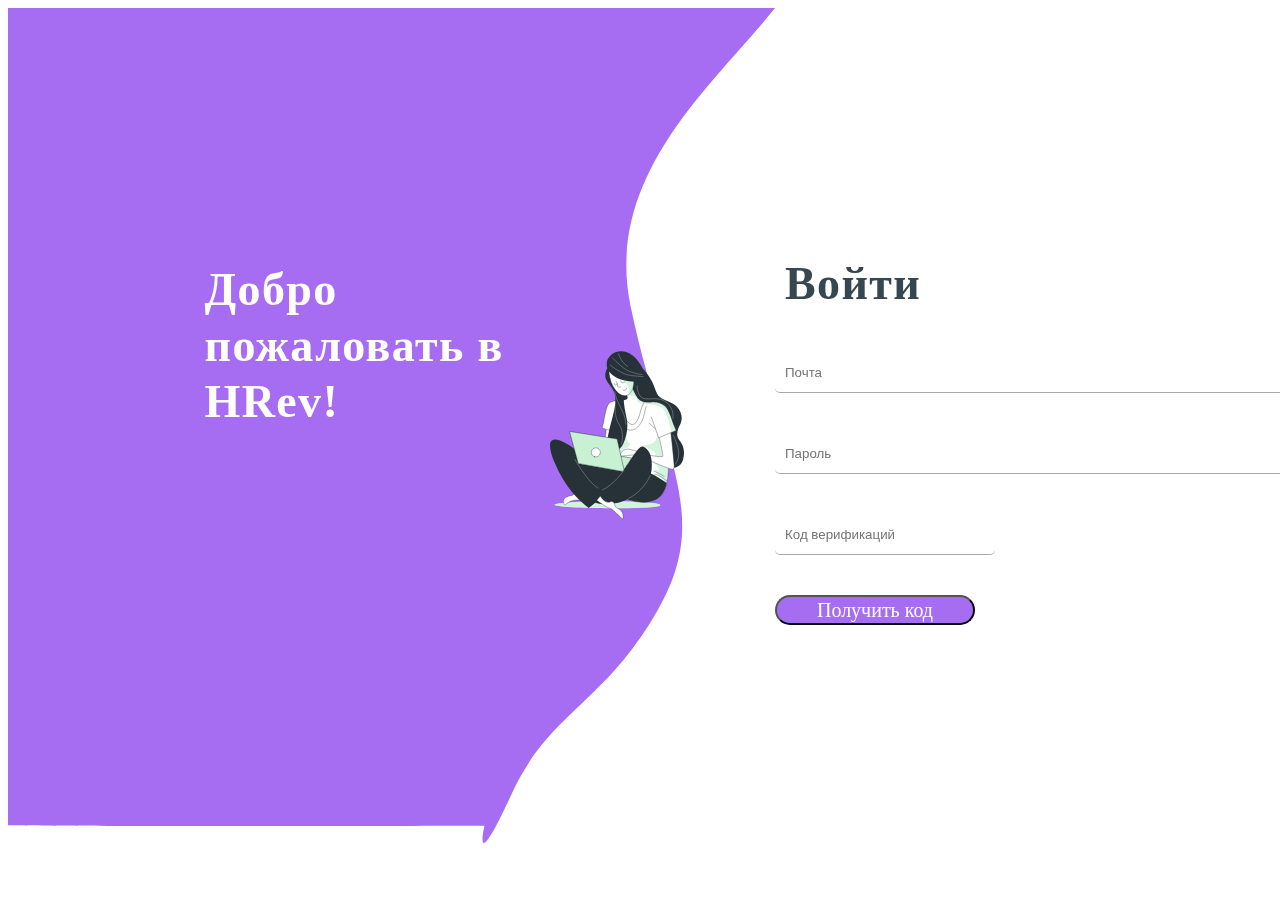
<file: login.html>
<!DOCTYPE html>
<html lang="en">
  <head>
    <meta charset="UTF-8" />
    <meta http-equiv="X-UA-Compatible" content="IE=edge" />
    <meta name="viewport" content="width=device-width, initial-scale=1.0" />
    <title>Document</title>
    <link
      href="https://cdn.jsdelivr.net/npm/bootstrap@5.3.0-alpha1/dist/css/bootstrap.min.css"
      rel="stylesheet"
      integrity="sha384-GLhlTQ8iRABdZLl6O3oVMWSktQOp6b7In1Zl3/Jr59b6EGGoI1aFkw7cmDA6j6gD"
      crossorigin="anonymous"
    />
    <link rel="stylesheet" href="css/style.css" />
    <!-- link to style.css -->
  </head>
  <body>
    <div style="display: flex; align-items: center; justify-content: center">
      <div style="display: flex; justify-content: center; align-items: center">
        <h1 class="welcome">Добро пожаловать в HRev!</h1>
        <svg
          class="woman"
          width="134"
          height="169"
          viewBox="0 0 175 220"
          fill="none"
          xmlns="http://www.w3.org/2000/svg"
        >
          <path
            d="M81.6672 205C123.457 205 144 203.485 144 201C144 198.515 123.457 196 81.6672 196C39.8774 196 6 198.015 6 200.5C6 202.985 39.8774 205 81.6672 205Z"
            fill="#92E3A9"
          />
          <path
            opacity="0.6"
            d="M81.6672 205C123.457 205 144 203.485 144 201C144 198.515 123.457 196 81.6672 196C39.8774 196 6 198.015 6 200.5C6 202.985 39.8774 205 81.6672 205Z"
            fill="white"
          />
          <path
            d="M73.6917 97.0883C73.6917 97.0883 73.3764 109.741 71.2437 116.524C69.6934 121.166 67.8347 125.698 65.6801 130.09C65.6801 130.09 73.6546 134.413 77.3451 134.73C81.0356 135.046 85.9316 118.369 85.9316 106.964C85.9316 95.5602 81.6661 92.1502 73.6917 97.0883Z"
            fill="white"
            stroke="#263238"
            stroke-width="0.48509"
            stroke-linecap="round"
            stroke-linejoin="round"
          />
          <path
            d="M95.9278 63.9378C95.9278 63.9378 82.9461 63.4533 77.9945 67.1615C73.043 70.8697 71.2441 87.212 69.7048 93.6967L68.1656 100.181C71.7772 101.613 75.4984 102.747 79.2927 103.573C80.739 103.681 82.1764 103.886 83.5952 104.188C83.5952 104.188 87.5083 81.7521 92.1075 75.1929C94.4332 71.8181 96.9991 68.617 99.7852 65.6148C99.7852 65.6148 101.862 63.1178 95.9278 63.9378Z"
            fill="white"
            stroke="#263238"
            stroke-width="0.48509"
            stroke-linecap="round"
            stroke-linejoin="round"
          />
          <path
            d="M106.535 44.0178C107.608 48.1466 109.263 52.0998 111.45 55.7574C115.159 61.9254 116.679 66.2299 128.029 66.5467C139.379 66.8635 145.221 76.162 150.079 103.871C154.938 131.58 157.757 162.178 149.467 181.613C141.178 201.049 116.698 199.148 100.712 193.334C84.726 187.52 81.054 169.278 80.7573 149.544C80.4606 129.81 80.442 98.6349 83.5205 82.8889C86.599 67.1429 95.4822 63.7702 99.488 62.5403C103.494 61.3104 98.2454 53.894 98.2454 53.894L106.535 44.0178Z"
            fill="white"
          />
          <mask
            id="mask0_0_4"
            style="mask-type: luminance"
            maskUnits="userSpaceOnUse"
            x="80"
            y="44"
            width="75"
            height="154"
          >
            <path
              d="M106.535 44.0178C107.608 48.1466 109.263 52.0998 111.45 55.7574C115.159 61.9254 116.679 66.2299 128.029 66.5467C139.379 66.8635 145.221 76.162 150.079 103.871C154.938 131.58 157.757 162.178 149.467 181.613C141.178 201.049 116.698 199.148 100.712 193.334C84.726 187.52 81.054 169.278 80.7573 149.544C80.4606 129.81 80.442 98.6349 83.5205 82.8889C86.599 67.1429 95.4822 63.7702 99.488 62.5403C103.494 61.3104 98.2454 53.894 98.2454 53.894L106.535 44.0178Z"
              fill="white"
            />
          </mask>
          <g mask="url(#mask0_0_4)">
            <g style="mix-blend-mode: multiply" opacity="0.4">
              <path
                d="M138.953 104.561C138.953 104.561 141.661 112.014 136.857 117.81C132.054 123.605 120.167 120.828 122.466 123.53C124.766 126.232 135.058 129.568 136.857 132.27C137.385 132.951 137.695 133.776 137.748 134.637C137.801 135.498 137.594 136.355 137.154 137.096C137.154 137.096 146.612 138.792 147.28 137.189C147.947 135.587 141.716 113.132 141.716 113.132L138.953 104.561Z"
                fill="#92E3A9"
              />
            </g>
            <g style="mix-blend-mode: multiply" opacity="0.4">
              <path
                d="M136.06 145.537C136.06 145.537 142.644 152.767 142.347 154.854C142.05 156.941 136.06 152.152 137.247 155.153C138.434 158.153 143.552 162.998 145.055 165.401C146.557 167.805 152.473 172.073 152.473 172.073L154.587 155.768L154.995 152.916L136.06 145.537Z"
                fill="#92E3A9"
              />
            </g>
          </g>
          <path
            d="M106.535 44.0178C107.608 48.1466 109.263 52.0998 111.45 55.7574C115.159 61.9254 116.679 66.2299 128.029 66.5467C139.379 66.8635 145.221 76.162 150.079 103.871C154.938 131.58 157.757 162.178 149.467 181.613C141.178 201.049 116.698 199.148 100.712 193.334C84.726 187.52 81.054 169.278 80.7573 149.544C80.4606 129.81 80.442 98.6349 83.5205 82.8889C86.599 67.1429 95.4822 63.7702 99.488 62.5403C103.494 61.3104 98.2454 53.894 98.2454 53.894L106.535 44.0178Z"
            stroke="#263238"
            stroke-width="0.48509"
            stroke-linecap="round"
            stroke-linejoin="round"
          />
          <path
            d="M95.9271 63.9379C97.0746 63.3765 98.2654 62.9092 99.4878 62.5403C103.475 61.3104 98.2452 53.894 98.2452 53.894L106.535 44.0178C107.607 48.1466 109.262 52.0998 111.449 55.7574C114.584 60.9936 116.178 64.8882 123.559 66.1367C121.218 69.5261 119.509 73.3144 118.515 77.3173C116.661 85.3487 112.692 98.2995 105.311 95.2249C98.3009 92.2993 92.9784 75.398 95.9271 63.9379Z"
            fill="white"
          />
          <mask
            id="mask1_0_4"
            style="mask-type: luminance"
            maskUnits="userSpaceOnUse"
            x="95"
            y="44"
            width="29"
            height="52"
          >
            <path
              d="M95.9271 63.9379C97.0746 63.3765 98.2654 62.9092 99.4878 62.5403C103.475 61.3104 98.2452 53.894 98.2452 53.894L106.535 44.0178C107.607 48.1466 109.262 52.0998 111.449 55.7574C114.584 60.9936 116.178 64.8882 123.559 66.1367C121.218 69.5261 119.509 73.3144 118.515 77.3173C116.661 85.3487 112.692 98.2995 105.311 95.2249C98.3009 92.2993 92.9784 75.398 95.9271 63.9379Z"
              fill="white"
            />
          </mask>
          <g mask="url(#mask1_0_4)">
            <g style="mix-blend-mode: multiply" opacity="0.4">
              <path
                d="M115.066 65.9877C117.011 67.3754 119.182 68.4097 121.483 69.0436L123.337 65.8572C123.337 65.8572 115.678 66.8076 108.019 49.0863C106.353 52.3679 103.999 55.2478 101.12 57.5277L110.263 58.7016"
                fill="#92E3A9"
              />
            </g>
          </g>
          <path
            d="M95.9271 63.9379C97.0746 63.3765 98.2654 62.9092 99.4878 62.5403C103.475 61.3104 98.2452 53.894 98.2452 53.894L106.535 44.0178C107.607 48.1466 109.262 52.0998 111.449 55.7574C114.584 60.9936 116.178 64.8882 123.559 66.1367C121.218 69.5261 119.509 73.3144 118.515 77.3173C116.661 85.3487 112.692 98.2995 105.311 95.2249C98.3009 92.2993 92.9784 75.398 95.9271 63.9379Z"
            stroke="#263238"
            stroke-width="0.48509"
            stroke-linecap="round"
            stroke-linejoin="round"
          />
          <path
            d="M138.192 101.691L129.364 93.8086"
            stroke="#263238"
            stroke-width="0.48509"
            stroke-linecap="round"
            stroke-linejoin="round"
          />
          <path
            d="M128.029 66.5466C128.029 66.5466 125.433 70.1244 123.467 80.4851C121.501 90.8458 115.622 100.219 109.725 102.175C103.828 104.132 100.898 102.175 100.898 102.175"
            stroke="#263238"
            stroke-width="0.48509"
            stroke-linecap="round"
            stroke-linejoin="round"
          />
          <path
            d="M157.201 100.797C157.201 100.797 161.8 141.792 162.116 148.91C162.431 156.029 159.668 154.165 155.05 152.935C150.432 151.705 124.042 139.891 117.959 137.804C111.877 135.717 110.894 135.028 105.979 135.643C101.677 136.29 97.3438 136.707 92.9976 136.891C89.919 136.891 93.3128 129.791 97.912 128.562C102.511 127.332 102.215 127.63 107.426 128.86C112.637 130.09 120.945 133.798 129.847 135.643C138.749 137.487 146.426 138.121 147.335 137.189C148.244 136.258 141.772 109.424 141.772 109.424L157.201 100.797Z"
            fill="white"
            stroke="#263238"
            stroke-width="0.48509"
            stroke-linecap="round"
            stroke-linejoin="round"
          />
          <path
            d="M123.56 66.1367C126.983 66.5474 130.441 66.5787 133.871 66.2299C137.009 66.0056 140.158 66.4416 143.118 67.5101C146.079 68.5785 148.784 70.256 151.062 72.4351C155.977 77.3546 160.335 93.3987 162.19 97.4237C164.044 101.449 164.638 103.275 164.638 103.275L141.92 113.151L132.406 86.0009"
            fill="white"
          />
          <mask
            id="mask2_0_4"
            style="mask-type: luminance"
            maskUnits="userSpaceOnUse"
            x="123"
            y="66"
            width="42"
            height="48"
          >
            <path
              d="M123.56 66.1367C126.983 66.5474 130.441 66.5787 133.871 66.2299C137.009 66.0056 140.158 66.4416 143.118 67.5101C146.079 68.5785 148.784 70.256 151.062 72.4351C155.977 77.3546 160.335 93.3987 162.19 97.4237C164.044 101.449 164.638 103.275 164.638 103.275L141.92 113.151L132.406 86.0009"
              fill="white"
            />
          </mask>
          <g mask="url(#mask2_0_4)">
            <g style="mix-blend-mode: multiply" opacity="0.4">
              <path
                d="M123.801 65.9318C128.266 66.4147 132.756 66.6324 137.247 66.5839C139.959 66.6237 142.63 67.2658 145.066 68.4642C147.503 69.6626 149.646 71.3877 151.341 73.5159C155.551 78.3422 164.174 103.089 164.174 103.089L158.889 105.362C158.889 105.362 153.14 78.3422 146.556 74.1309C140.768 70.664 134.093 68.9855 127.362 69.3046C125.508 69.3046 123.43 69.1741 122.114 69.0437L123.801 65.9318Z"
                fill="#92E3A9"
              />
            </g>
          </g>
          <path
            d="M123.56 66.1367C126.983 66.5474 130.441 66.5787 133.871 66.2299C137.009 66.0056 140.158 66.4416 143.118 67.5101C146.079 68.5785 148.784 70.256 151.062 72.4351C155.977 77.3546 160.335 93.3987 162.19 97.4237C164.044 101.449 164.638 103.275 164.638 103.275L141.92 113.151L132.406 86.0009"
            stroke="#263238"
            stroke-width="0.48509"
            stroke-linecap="round"
            stroke-linejoin="round"
          />
          <path
            d="M152.434 169.334C152.434 169.334 143.162 160.948 136.727 160.464"
            stroke="#263238"
            stroke-width="0.48509"
            stroke-linecap="round"
            stroke-linejoin="round"
          />
          <path
            d="M135.744 156.438C140.303 158.457 144.732 160.76 149.004 163.333"
            stroke="#263238"
            stroke-width="0.48509"
            stroke-linecap="round"
            stroke-linejoin="round"
          />
          <path
            d="M78.2496 35.4255C74.6266 20.9644 78.3886 7.54683 86.6523 5.45654C94.9161 3.36624 104.552 13.3948 108.175 27.8559C111.798 42.317 108.036 55.7345 99.7725 57.8248C91.5088 59.9151 81.8726 49.8866 78.2496 35.4255Z"
            fill="white"
          />
          <mask
            id="mask3_0_4"
            style="mask-type: luminance"
            maskUnits="userSpaceOnUse"
            x="76"
            y="5"
            width="34"
            height="54"
          >
            <path
              d="M78.2497 35.4253C74.6266 20.9642 78.3887 7.54668 86.6524 5.45639C94.9161 3.36609 104.552 13.3946 108.175 27.8557C111.798 42.3168 108.036 55.7344 99.7726 57.8247C91.5088 59.915 81.8727 49.8865 78.2497 35.4253Z"
              fill="white"
            />
          </mask>
          <g mask="url(#mask3_0_4)">
            <g style="mix-blend-mode: multiply" opacity="0.4">
              <path
                d="M101.342 57.2667C102.381 55.1797 103.753 50.1671 102.77 46.9992C101.268 42.1916 93.1823 36.7876 93.1823 36.7876C93.1823 36.7876 96.8914 37.6821 100.6 38.2598C104.309 38.8374 109.447 39.676 109.447 39.676L108.167 48.695C106.442 52.7572 104.347 56.0741 101.342 57.2667Z"
                fill="#92E3A9"
              />
            </g>
          </g>
          <path
            d="M78.2496 35.4255C74.6266 20.9644 78.3886 7.54683 86.6523 5.45654C94.9161 3.36624 104.552 13.3948 108.175 27.8559C111.798 42.317 108.036 55.7345 99.7725 57.8248C91.5088 59.9151 81.8726 49.8866 78.2496 35.4255Z"
            stroke="#263238"
            stroke-width="0.48509"
            stroke-linecap="round"
            stroke-linejoin="round"
          />
          <g style="mix-blend-mode: multiply" opacity="0.4">
            <path
              d="M108.056 49.4963C109.466 52.2915 113.842 61.0123 118.367 63.882C119.644 64.709 121.039 65.3372 122.503 65.7454"
              fill="#92E3A9"
            />
          </g>
          <g style="mix-blend-mode: multiply" opacity="0.4">
            <path
              d="M100.674 95.2249C100.674 95.2249 99.4688 112.387 100.674 116.617C101.88 120.847 106.664 120.53 104.272 122.934C101.666 125.114 98.852 127.031 95.871 128.655L91.6798 132.885L90.7339 126.475C90.7339 126.475 93.7383 127.388 96.7426 116.841C98.66 109.76 99.9753 102.529 100.674 95.2249Z"
              fill="#92E3A9"
            />
          </g>
          <path
            d="M86.3948 39.1543C87.3694 40.5733 88.0041 42.1996 88.2494 43.906C88.2494 44.465 88.2494 44.9682 88.2494 45.3781C88.2328 45.5741 88.2586 45.7712 88.3252 45.9561C88.3918 46.141 88.4974 46.3093 88.6349 46.4492C88.7724 46.5891 88.9384 46.6974 89.1216 46.7667C89.3048 46.8359 89.5007 46.8644 89.6959 46.8502L91.9028 46.6825"
            stroke="#263238"
            stroke-width="0.48509"
            stroke-linecap="round"
            stroke-linejoin="round"
          />
          <path
            d="M95.8345 51.1547C96.8597 51.2693 97.8897 50.9859 98.7137 50.3623C99.5377 49.7387 100.093 48.8223 100.267 47.8005"
            stroke="#263238"
            stroke-width="0.48509"
            stroke-linecap="round"
            stroke-linejoin="round"
          />
          <path
            d="M92.4961 38.5953L93.6088 40.8315C94.2591 41.1432 94.9937 41.23 95.6981 41.0783C96.4026 40.9266 97.0373 40.545 97.5033 39.9929"
            stroke="#263238"
            stroke-width="0.48509"
            stroke-linecap="round"
            stroke-linejoin="round"
          />
          <path
            d="M83.6318 41.9496L85.2823 44.1857C85.2823 44.1857 87.5077 44.1857 87.5077 42.5086"
            stroke="#263238"
            stroke-width="0.48509"
            stroke-linecap="round"
            stroke-linejoin="round"
          />
          <path
            d="M74.8414 22.1227C71.1324 11.1471 80.1639 -0.238447 93.6463 0.00379881C107.129 0.246045 116.568 13.495 121.038 22.5699C125.217 26.7785 128.81 31.5362 131.72 36.7133C137.283 46.2727 137.283 51.8257 141.549 57.9937C145.814 64.1617 158.425 64.4784 165.806 72.5098C173.187 80.5412 173.224 89.7838 169.793 95.9517C166.362 102.12 164.23 110.132 168.569 115.685C172.909 121.238 177.156 128.729 173.78 141.308C173.146 144.116 171.672 146.663 169.558 148.608C167.444 150.553 164.789 151.802 161.948 152.19C162.134 151.139 162.19 150.069 162.115 149.004C161.874 143.413 159.055 117.679 157.813 106.294L164.563 103.35C164.563 103.35 163.951 101.486 162.115 97.4984C160.279 93.5107 155.977 77.4293 150.988 72.5098C148.708 70.334 146.002 68.66 143.042 67.5948C140.082 66.5295 136.933 66.0964 133.797 66.3232C130.367 66.672 126.909 66.6408 123.486 66.2301C121.418 65.9772 119.443 65.2224 117.73 64.031C116.018 62.8395 114.62 61.2471 113.657 59.3913L113.174 58.59V58.4968C112.655 57.6396 112.136 56.7266 111.561 55.7762C110.23 53.5218 109.088 51.1594 108.149 48.7138C109.085 45.7978 109.585 42.7584 109.632 39.6948C103.587 39.4898 86.8588 37.9991 78.4021 28.0111C77.9014 27.3962 77.4378 26.7813 77.0298 26.1477C77.1506 29.2917 77.5981 32.4144 78.365 35.4649C79.9255 42.4716 83.4449 48.8847 88.5093 53.95L89.3995 54.714L89.9558 55.1613C90.234 55.3663 90.4936 55.5713 90.7718 55.739C90.9671 55.8826 91.1715 56.0133 91.3838 56.1303C91.6351 56.2992 91.8951 56.4547 92.1627 56.5961L92.8118 56.9315L93.5907 57.2669L94.2398 57.5092L95.0187 57.7514L95.6678 57.9191C97.0533 58.2363 98.492 58.2363 99.8775 57.9191L100.415 57.7328C101.005 58.8457 101.195 60.1292 100.953 61.3665C100.858 61.6783 100.682 61.9594 100.445 62.1818C100.207 62.4042 99.9156 62.56 99.5993 62.6336C98.409 62.993 97.2493 63.448 96.1314 63.9939C96.8378 71.5267 98.0772 78.9993 99.8404 86.3551C102.919 99.3059 99.5437 111.642 95.8532 120.586C92.1627 129.531 80.813 135.084 76.8258 129.903C72.8386 124.723 74.0625 119.114 76.5105 106.76C78.9585 94.4051 85.4122 76.5348 85.4122 62.9504C85.4122 49.366 77.4378 45.0615 73.432 37.0488C70.5575 31.2535 73.1167 25.1414 74.8414 22.1227Z"
            fill="#263238"
          />
          <path
            d="M78.5874 17.967C78.5874 17.967 92.756 30.4334 106.405 31.7751C120.055 33.1167 121.464 33.0981 121.464 33.0981"
            stroke="white"
            stroke-width="0.345985"
            stroke-linecap="round"
            stroke-linejoin="round"
          />
          <path
            d="M81.6846 8.61279C81.6846 8.61279 94.5364 23.3152 105.163 26.8744C115.789 30.4335 120.222 30.4335 120.222 30.4335"
            stroke="white"
            stroke-width="0.345985"
            stroke-linecap="round"
            stroke-linejoin="round"
          />
          <path
            d="M89.2138 3.28333C89.2138 3.28333 92.7559 14.4639 101.175 19.756"
            stroke="white"
            stroke-width="0.345985"
            stroke-linecap="round"
            stroke-linejoin="round"
          />
          <path
            d="M113.582 45.1172C113.582 45.1172 114.027 59.3724 122.002 61.5899C129.976 63.8074 138.822 59.3724 149.022 64.7018C153.003 66.8538 156.237 70.1728 158.295 74.2173C160.352 78.2618 161.135 82.84 160.539 87.3425"
            stroke="white"
            stroke-width="0.345985"
            stroke-linecap="round"
            stroke-linejoin="round"
          />
          <path
            d="M163.636 147.494C165.749 144.413 167.162 140.903 167.774 137.213C168.386 133.522 168.183 129.742 167.179 126.139C163.636 114.12 160.984 109.666 160.984 109.666"
            stroke="white"
            stroke-width="0.345985"
            stroke-linecap="round"
            stroke-linejoin="round"
          />
          <path
            d="M85.1709 68.261C85.1709 68.261 82.964 85.1809 90.4934 95.8584C98.0227 106.536 93.1453 121.238 93.1453 121.238"
            stroke="white"
            stroke-width="0.345985"
            stroke-linecap="round"
            stroke-linejoin="round"
          />
          <path
            d="M84.7811 52.6827C84.7811 52.6827 84.336 57.5836 90.5486 70.0499C96.7613 82.5162 98.5231 86.5226 98.9682 95.4298"
            stroke="white"
            stroke-width="0.345985"
            stroke-linecap="round"
            stroke-linejoin="round"
          />
          <path
            d="M42.258 194.415C42.258 194.415 32.2992 193.446 26.5316 196.018C20.764 198.589 19.4659 202.782 18.1863 198.925C16.9066 195.067 16.9066 192.794 21.7098 190.222C26.5131 187.651 28.4603 189.253 30.3705 187.315C31.3082 186.304 32.3893 185.438 33.5788 184.744C33.5788 184.744 38.7158 184.092 39.0496 186.999C39.3835 189.906 44.1681 190.856 44.1681 190.856L42.258 194.415Z"
            fill="white"
            stroke="#263238"
            stroke-width="0.48509"
            stroke-miterlimit="10"
          />
          <path
            d="M0.623154 118.685C3.99838 110.971 18.0742 116.263 34.394 129.475C55.5171 146.581 71.9296 150.569 80.7572 151.258V150.979C85.3564 148.817 91.8843 148.724 99.6548 149.991C99.8958 149.637 100.137 149.283 100.359 148.91C115.196 125.785 119.09 121.779 124.005 125.785C128.919 129.792 134.446 135.959 132.61 155.097C132.446 156.602 132.161 158.092 131.757 159.55C139.06 163.038 146.005 167.238 152.49 172.091C151.777 175.35 150.771 178.537 149.486 181.613C141.233 200.993 116.791 199.223 100.823 193.39C95.9946 196.014 90.7484 197.774 85.3193 198.589C72.6714 200.173 64.1221 199.707 59.1148 197.788L50.6211 204.757C37.2512 194.564 25.9243 181.919 17.2397 167.489C13.0058 160.293 9.25139 152.823 6.00125 145.128C0.715866 133.108 -1.08301 122.561 0.623154 118.685Z"
            fill="#263238"
          />
          <path
            d="M100.397 148.836C98.6287 151.614 96.6965 154.283 94.6107 156.83L36.9536 146.432L55.1094 131.823L106.535 139.388C104.774 142.109 102.715 145.276 100.397 148.836Z"
            fill="#92E3A9"
            stroke="#263238"
            stroke-width="0.48509"
            stroke-linecap="round"
            stroke-linejoin="round"
          />
          <path
            opacity="0.5"
            d="M100.397 148.836C98.6287 151.614 96.6965 154.283 94.6107 156.83L36.9536 146.432L55.1094 131.823L106.535 139.388C104.774 142.109 102.715 145.276 100.397 148.836Z"
            fill="white"
            stroke="#263238"
            stroke-width="0.52825"
            stroke-linecap="round"
            stroke-linejoin="round"
          />
          <path
            d="M87.5641 114.604L96.54 154.426C95.9094 155.264 95.2603 156.084 94.6854 156.886L36.9541 146.432L25.5488 104.728L87.5641 114.604Z"
            fill="#92E3A9"
            stroke="#263238"
            stroke-width="0.48509"
            stroke-linecap="round"
            stroke-linejoin="round"
          />
          <path
            d="M58.1872 137.767C59.3036 138.085 60.4885 138.065 61.5937 137.71C62.6989 137.355 63.6752 136.679 64.4003 135.769C65.1255 134.859 65.5673 133.754 65.6704 132.593C65.7736 131.431 65.5334 130.265 64.9801 129.24C64.4268 128.216 63.5848 127.377 62.5597 126.831C61.5346 126.285 60.3719 126.055 59.2171 126.169C58.0623 126.284 56.9668 126.738 56.0678 127.475C55.1688 128.212 54.5062 129.199 54.1629 130.313C53.7241 131.838 53.9004 133.475 54.6535 134.869C55.4067 136.264 56.6761 137.305 58.1872 137.767Z"
            fill="white"
          />
          <path
            opacity="0.5"
            d="M87.5641 114.604L96.54 154.426C95.9094 155.264 95.2603 156.084 94.6854 156.886L36.9541 146.432L25.5488 104.728L87.5641 114.604Z"
            fill="white"
            stroke="#263238"
            stroke-width="0.52825"
            stroke-linecap="round"
            stroke-linejoin="round"
          />
          <path
            d="M58.1872 137.767C59.3036 138.085 60.4885 138.065 61.5937 137.71C62.6989 137.355 63.6752 136.679 64.4003 135.769C65.1255 134.859 65.5673 133.754 65.6704 132.593C65.7736 131.431 65.5334 130.265 64.9801 129.24C64.4268 128.216 63.5848 127.377 62.5597 126.831C61.5346 126.285 60.3719 126.055 59.2171 126.169C58.0623 126.284 56.9668 126.738 56.0678 127.475C55.1688 128.212 54.5062 129.199 54.1629 130.313C53.7241 131.838 53.9004 133.475 54.6535 134.869C55.4067 136.264 56.6761 137.305 58.1872 137.767Z"
            fill="white"
            stroke="#263238"
            stroke-width="0.52825"
            stroke-linecap="round"
            stroke-linejoin="round"
          />
          <path
            d="M61.0623 194.546C61.0623 194.546 68.9997 200.471 73.4691 202.931C77.9385 205.391 79.3665 204.552 83.6504 208.652C87.9344 212.751 91.5693 215.602 92.5893 217.242C93.6092 218.882 94.8332 220.503 95.4452 216.832C95.6954 214.949 95.4505 213.032 94.7347 211.273C94.0189 209.515 92.8572 207.975 91.3653 206.807C88.5278 204.757 84.6519 203.937 84.6519 201.217C84.7453 200.029 84.3729 198.851 83.614 197.936C82.8552 197.02 81.7701 196.439 80.5905 196.316C78.3465 196.316 76.8814 198.552 72.6531 196.316C69.7468 194.512 67.3618 191.974 65.7357 188.955L61.0623 194.546Z"
            fill="white"
            stroke="#263238"
            stroke-width="0.48509"
            stroke-miterlimit="10"
          />
          <path
            d="M131.274 161.6C131.274 161.6 122.502 182.675 102.288 192.253"
            stroke="white"
            stroke-width="0.345985"
            stroke-miterlimit="10"
          />
          <path
            d="M63.0837 178.856C63.0837 178.856 50.5285 172.539 32.1317 140.599"
            stroke="white"
            stroke-width="0.345985"
            stroke-miterlimit="10"
          />
          <path
            d="M96.7431 155.078C96.7431 155.078 83.4461 174.663 67.9423 181.334"
            stroke="white"
            stroke-width="0.345985"
            stroke-miterlimit="10"
          />
        </svg>
        <svg
          width="767"
          height="835"
          viewBox="0 0 767 835"
          fill="none"
          xmlns="http://www.w3.org/2000/svg"
        >
          <path
            d="M622.682 298.76C594.789 166.031 707.904 74.7657 767 0H0V817.277C72.5737 818.639 476.498 817.731 476.498 817.731C476.498 817.731 463.575 873.124 503.869 785.494C541.448 703.766 595.933 696.501 650.053 601.606C704.172 506.712 655.029 452.68 622.682 298.76Z"
            fill="#A66DF2"
            style="position: absolute"
          />
        </svg>

        <svg
          style="position: absolute; bottom: 0; margin-right: 150px"
          width="281"
          height="52"
          viewBox="0 0 281 52"
          fill="none"
          xmlns="http://www.w3.org/2000/svg"
        >
          <path
            d="M25.0902 48V46.98L29.3652 42.855C29.7452 42.495 30.0252 42.18 30.2052 41.91C30.3952 41.63 30.5202 41.375 30.5802 41.145C30.6502 40.905 30.6852 40.675 30.6852 40.455C30.6852 39.915 30.4952 39.49 30.1152 39.18C29.7352 38.87 29.1802 38.715 28.4502 38.715C27.8902 38.715 27.3852 38.81 26.9352 39C26.4852 39.18 26.0952 39.465 25.7652 39.855L24.7452 38.97C25.1452 38.46 25.6802 38.07 26.3502 37.8C27.0302 37.52 27.7752 37.38 28.5852 37.38C29.3152 37.38 29.9502 37.5 30.4902 37.74C31.0302 37.97 31.4452 38.305 31.7352 38.745C32.0352 39.185 32.1852 39.705 32.1852 40.305C32.1852 40.645 32.1402 40.98 32.0502 41.31C31.9602 41.64 31.7902 41.99 31.5402 42.36C31.2902 42.73 30.9302 43.145 30.4602 43.605L26.6502 47.28L26.2902 46.695H32.6352V48H25.0902ZM38.1438 48.12C37.3238 48.12 36.5888 47.91 35.9388 47.49C35.2988 47.07 34.7888 46.46 34.4088 45.66C34.0388 44.86 33.8538 43.89 33.8538 42.75C33.8538 41.61 34.0388 40.64 34.4088 39.84C34.7888 39.04 35.2988 38.43 35.9388 38.01C36.5888 37.59 37.3238 37.38 38.1438 37.38C38.9538 37.38 39.6838 37.59 40.3338 38.01C40.9838 38.43 41.4938 39.04 41.8638 39.84C42.2338 40.64 42.4188 41.61 42.4188 42.75C42.4188 43.89 42.2338 44.86 41.8638 45.66C41.4938 46.46 40.9838 47.07 40.3338 47.49C39.6838 47.91 38.9538 48.12 38.1438 48.12ZM38.1438 46.785C38.6938 46.785 39.1738 46.635 39.5838 46.335C40.0038 46.035 40.3288 45.585 40.5588 44.985C40.7988 44.385 40.9188 43.64 40.9188 42.75C40.9188 41.86 40.7988 41.115 40.5588 40.515C40.3288 39.915 40.0038 39.465 39.5838 39.165C39.1738 38.865 38.6938 38.715 38.1438 38.715C37.5938 38.715 37.1088 38.865 36.6888 39.165C36.2688 39.465 35.9388 39.915 35.6988 40.515C35.4688 41.115 35.3538 41.86 35.3538 42.75C35.3538 43.64 35.4688 44.385 35.6988 44.985C35.9388 45.585 36.2688 46.035 36.6888 46.335C37.1088 46.635 37.5938 46.785 38.1438 46.785ZM43.6937 48V46.98L47.9687 42.855C48.3487 42.495 48.6287 42.18 48.8087 41.91C48.9987 41.63 49.1237 41.375 49.1837 41.145C49.2537 40.905 49.2887 40.675 49.2887 40.455C49.2887 39.915 49.0987 39.49 48.7187 39.18C48.3387 38.87 47.7837 38.715 47.0537 38.715C46.4937 38.715 45.9887 38.81 45.5387 39C45.0887 39.18 44.6987 39.465 44.3687 39.855L43.3487 38.97C43.7487 38.46 44.2837 38.07 44.9537 37.8C45.6337 37.52 46.3787 37.38 47.1887 37.38C47.9187 37.38 48.5537 37.5 49.0937 37.74C49.6337 37.97 50.0487 38.305 50.3387 38.745C50.6387 39.185 50.7887 39.705 50.7887 40.305C50.7887 40.645 50.7437 40.98 50.6537 41.31C50.5637 41.64 50.3937 41.99 50.1437 42.36C49.8937 42.73 49.5337 43.145 49.0637 43.605L45.2537 47.28L44.8937 46.695H51.2387V48H43.6937ZM52.307 48V46.98L56.582 42.855C56.962 42.495 57.242 42.18 57.422 41.91C57.612 41.63 57.737 41.375 57.797 41.145C57.867 40.905 57.902 40.675 57.902 40.455C57.902 39.915 57.712 39.49 57.332 39.18C56.952 38.87 56.397 38.715 55.667 38.715C55.107 38.715 54.602 38.81 54.152 39C53.702 39.18 53.312 39.465 52.982 39.855L51.962 38.97C52.362 38.46 52.897 38.07 53.567 37.8C54.247 37.52 54.992 37.38 55.802 37.38C56.532 37.38 57.167 37.5 57.707 37.74C58.247 37.97 58.662 38.305 58.952 38.745C59.252 39.185 59.402 39.705 59.402 40.305C59.402 40.645 59.357 40.98 59.267 41.31C59.177 41.64 59.007 41.99 58.757 42.36C58.507 42.73 58.147 43.145 57.677 43.605L53.867 47.28L53.507 46.695H59.852V48H52.307ZM73.4986 37.5H74.9986V48H73.4986V37.5ZM67.4686 48H65.9686V37.5H67.4686V48ZM73.6336 43.32H67.3186V42.015H73.6336V43.32ZM77.9314 48V40.05H79.3114V42.21L79.1764 41.67C79.3964 41.12 79.7664 40.7 80.2864 40.41C80.8064 40.12 81.4464 39.975 82.2064 39.975V41.37C82.1464 41.36 82.0864 41.355 82.0264 41.355C81.9764 41.355 81.9264 41.355 81.8764 41.355C81.1064 41.355 80.4964 41.585 80.0464 42.045C79.5964 42.505 79.3714 43.17 79.3714 44.04V48H77.9314ZM87.448 48.09C86.598 48.09 85.848 47.915 85.198 47.565C84.558 47.215 84.058 46.735 83.698 46.125C83.348 45.515 83.173 44.815 83.173 44.025C83.173 43.235 83.343 42.535 83.683 41.925C84.033 41.315 84.508 40.84 85.108 40.5C85.718 40.15 86.403 39.975 87.163 39.975C87.933 39.975 88.613 40.145 89.203 40.485C89.793 40.825 90.253 41.305 90.583 41.925C90.923 42.535 91.093 43.25 91.093 44.07C91.093 44.13 91.088 44.2 91.078 44.28C91.078 44.36 91.073 44.435 91.063 44.505H84.298V43.47H90.313L89.728 43.83C89.738 43.32 89.633 42.865 89.413 42.465C89.193 42.065 88.888 41.755 88.498 41.535C88.118 41.305 87.673 41.19 87.163 41.19C86.663 41.19 86.218 41.305 85.828 41.535C85.438 41.755 85.133 42.07 84.913 42.48C84.693 42.88 84.583 43.34 84.583 43.86V44.1C84.583 44.63 84.703 45.105 84.943 45.525C85.193 45.935 85.538 46.255 85.978 46.485C86.418 46.715 86.923 46.83 87.493 46.83C87.963 46.83 88.388 46.75 88.768 46.59C89.158 46.43 89.498 46.19 89.788 45.87L90.583 46.8C90.223 47.22 89.773 47.54 89.233 47.76C88.703 47.98 88.108 48.09 87.448 48.09ZM95.0311 48L91.5511 40.05H93.0511L96.1411 47.25H95.4211L98.5711 40.05H99.9811L96.5011 48H95.0311ZM101.172 48.09C100.892 48.09 100.652 47.995 100.452 47.805C100.252 47.605 100.152 47.355 100.152 47.055C100.152 46.755 100.252 46.51 100.452 46.32C100.652 46.13 100.892 46.035 101.172 46.035C101.442 46.035 101.672 46.13 101.862 46.32C102.062 46.51 102.162 46.755 102.162 47.055C102.162 47.355 102.062 47.605 101.862 47.805C101.672 47.995 101.442 48.09 101.172 48.09ZM106.874 48L111.629 37.5H113.114L117.884 48H116.309L112.064 38.34H112.664L108.419 48H106.874ZM108.899 45.375L109.304 44.175H115.214L115.649 45.375H108.899ZM119.24 48V36.87H120.68V48H119.24ZM123.429 48V36.87H124.869V48H123.429ZM135.112 48.09C134.302 48.09 133.577 47.915 132.937 47.565C132.307 47.215 131.812 46.735 131.452 46.125C131.092 45.515 130.912 44.815 130.912 44.025C130.912 43.235 131.092 42.535 131.452 41.925C131.812 41.315 132.307 40.84 132.937 40.5C133.577 40.15 134.302 39.975 135.112 39.975C135.832 39.975 136.472 40.12 137.032 40.41C137.602 40.69 138.042 41.11 138.352 41.67L137.257 42.375C136.997 41.985 136.677 41.7 136.297 41.52C135.927 41.33 135.527 41.235 135.097 41.235C134.577 41.235 134.112 41.35 133.702 41.58C133.292 41.81 132.967 42.135 132.727 42.555C132.487 42.965 132.367 43.455 132.367 44.025C132.367 44.595 132.487 45.09 132.727 45.51C132.967 45.93 133.292 46.255 133.702 46.485C134.112 46.715 134.577 46.83 135.097 46.83C135.527 46.83 135.927 46.74 136.297 46.56C136.677 46.37 136.997 46.08 137.257 45.69L138.352 46.38C138.042 46.93 137.602 47.355 137.032 47.655C136.472 47.945 135.832 48.09 135.112 48.09ZM143.504 48.09C142.704 48.09 141.994 47.915 141.374 47.565C140.754 47.215 140.264 46.735 139.904 46.125C139.544 45.505 139.364 44.805 139.364 44.025C139.364 43.235 139.544 42.535 139.904 41.925C140.264 41.315 140.754 40.84 141.374 40.5C141.994 40.15 142.704 39.975 143.504 39.975C144.294 39.975 144.999 40.15 145.619 40.5C146.249 40.84 146.739 41.315 147.089 41.925C147.449 42.525 147.629 43.225 147.629 44.025C147.629 44.815 147.449 45.515 147.089 46.125C146.739 46.735 146.249 47.215 145.619 47.565C144.999 47.915 144.294 48.09 143.504 48.09ZM143.504 46.83C144.014 46.83 144.469 46.715 144.869 46.485C145.279 46.255 145.599 45.93 145.829 45.51C146.059 45.08 146.174 44.585 146.174 44.025C146.174 43.455 146.059 42.965 145.829 42.555C145.599 42.135 145.279 41.81 144.869 41.58C144.469 41.35 144.014 41.235 143.504 41.235C142.994 41.235 142.539 41.35 142.139 41.58C141.739 41.81 141.419 42.135 141.179 42.555C140.939 42.965 140.819 43.455 140.819 44.025C140.819 44.585 140.939 45.08 141.179 45.51C141.419 45.93 141.739 46.255 142.139 46.485C142.539 46.715 142.994 46.83 143.504 46.83ZM153.836 48.09C153.176 48.09 152.571 47.94 152.021 47.64C151.481 47.33 151.046 46.875 150.716 46.275C150.396 45.675 150.236 44.925 150.236 44.025C150.236 43.125 150.391 42.375 150.701 41.775C151.021 41.175 151.451 40.725 151.991 40.425C152.541 40.125 153.156 39.975 153.836 39.975C154.616 39.975 155.306 40.145 155.906 40.485C156.506 40.825 156.981 41.3 157.331 41.91C157.681 42.51 157.856 43.215 157.856 44.025C157.856 44.835 157.681 45.545 157.331 46.155C156.981 46.765 156.506 47.24 155.906 47.58C155.306 47.92 154.616 48.09 153.836 48.09ZM149.621 50.91V40.05H151.001V42.195L150.911 44.04L151.061 45.885V50.91H149.621ZM153.716 46.83C154.226 46.83 154.681 46.715 155.081 46.485C155.491 46.255 155.811 45.93 156.041 45.51C156.281 45.08 156.401 44.585 156.401 44.025C156.401 43.455 156.281 42.965 156.041 42.555C155.811 42.135 155.491 41.81 155.081 41.58C154.681 41.35 154.226 41.235 153.716 41.235C153.216 41.235 152.761 41.35 152.351 41.58C151.951 41.81 151.631 42.135 151.391 42.555C151.161 42.965 151.046 43.455 151.046 44.025C151.046 44.585 151.161 45.08 151.391 45.51C151.631 45.93 151.951 46.255 152.351 46.485C152.761 46.715 153.216 46.83 153.716 46.83ZM159.971 51C159.591 51 159.221 50.935 158.861 50.805C158.501 50.685 158.191 50.505 157.931 50.265L158.546 49.185C158.746 49.375 158.966 49.52 159.206 49.62C159.446 49.72 159.701 49.77 159.971 49.77C160.321 49.77 160.611 49.68 160.841 49.5C161.071 49.32 161.286 49 161.486 48.54L161.981 47.445L162.131 47.265L165.251 40.05H166.661L162.806 48.795C162.576 49.355 162.316 49.795 162.026 50.115C161.746 50.435 161.436 50.66 161.096 50.79C160.756 50.93 160.381 51 159.971 51ZM161.861 48.255L158.231 40.05H159.731L162.821 47.13L161.861 48.255ZM168.005 48V40.05H169.385V42.21L169.25 41.67C169.47 41.12 169.84 40.7 170.36 40.41C170.88 40.12 171.52 39.975 172.28 39.975V41.37C172.22 41.36 172.16 41.355 172.1 41.355C172.05 41.355 172 41.355 171.95 41.355C171.18 41.355 170.57 41.585 170.12 42.045C169.67 42.505 169.445 43.17 169.445 44.04V48H168.005ZM174.054 48V40.05H175.494V48H174.054ZM174.774 38.52C174.494 38.52 174.259 38.43 174.069 38.25C173.889 38.07 173.799 37.85 173.799 37.59C173.799 37.32 173.889 37.095 174.069 36.915C174.259 36.735 174.494 36.645 174.774 36.645C175.054 36.645 175.284 36.735 175.464 36.915C175.654 37.085 175.749 37.3 175.749 37.56C175.749 37.83 175.659 38.06 175.479 38.25C175.299 38.43 175.064 38.52 174.774 38.52ZM181.724 51C180.994 51 180.284 50.895 179.594 50.685C178.914 50.485 178.359 50.195 177.929 49.815L178.619 48.705C178.989 49.025 179.444 49.275 179.984 49.455C180.524 49.645 181.089 49.74 181.679 49.74C182.619 49.74 183.309 49.52 183.749 49.08C184.189 48.64 184.409 47.97 184.409 47.07V45.39L184.559 43.815L184.484 42.225V40.05H185.849V46.92C185.849 48.32 185.499 49.35 184.799 50.01C184.099 50.67 183.074 51 181.724 51ZM181.544 47.67C180.774 47.67 180.084 47.51 179.474 47.19C178.874 46.86 178.394 46.405 178.034 45.825C177.684 45.245 177.509 44.575 177.509 43.815C177.509 43.045 177.684 42.375 178.034 41.805C178.394 41.225 178.874 40.775 179.474 40.455C180.084 40.135 180.774 39.975 181.544 39.975C182.224 39.975 182.844 40.115 183.404 40.395C183.964 40.665 184.409 41.085 184.739 41.655C185.079 42.225 185.249 42.945 185.249 43.815C185.249 44.675 185.079 45.39 184.739 45.96C184.409 46.53 183.964 46.96 183.404 47.25C182.844 47.53 182.224 47.67 181.544 47.67ZM181.709 46.41C182.239 46.41 182.709 46.3 183.119 46.08C183.529 45.86 183.849 45.555 184.079 45.165C184.319 44.775 184.439 44.325 184.439 43.815C184.439 43.305 184.319 42.855 184.079 42.465C183.849 42.075 183.529 41.775 183.119 41.565C182.709 41.345 182.239 41.235 181.709 41.235C181.179 41.235 180.704 41.345 180.284 41.565C179.874 41.775 179.549 42.075 179.309 42.465C179.079 42.855 178.964 43.305 178.964 43.815C178.964 44.325 179.079 44.775 179.309 45.165C179.549 45.555 179.874 45.86 180.284 46.08C180.704 46.3 181.179 46.41 181.709 46.41ZM192.845 39.975C193.495 39.975 194.065 40.1 194.555 40.35C195.055 40.6 195.445 40.98 195.725 41.49C196.005 42 196.145 42.645 196.145 43.425V48H194.705V43.59C194.705 42.82 194.515 42.24 194.135 41.85C193.765 41.46 193.24 41.265 192.56 41.265C192.05 41.265 191.605 41.365 191.225 41.565C190.845 41.765 190.55 42.06 190.34 42.45C190.14 42.84 190.04 43.325 190.04 43.905V48H188.6V36.87H190.04V42.195L189.755 41.625C190.015 41.105 190.415 40.7 190.955 40.41C191.495 40.12 192.125 39.975 192.845 39.975ZM201.54 48.09C200.74 48.09 200.12 47.875 199.68 47.445C199.24 47.015 199.02 46.4 199.02 45.6V38.31H200.46V45.54C200.46 45.97 200.565 46.3 200.775 46.53C200.995 46.76 201.305 46.875 201.705 46.875C202.155 46.875 202.53 46.75 202.83 46.5L203.28 47.535C203.06 47.725 202.795 47.865 202.485 47.955C202.185 48.045 201.87 48.09 201.54 48.09ZM197.67 41.235V40.05H202.74V41.235H197.67ZM207.301 48.09C206.641 48.09 206.011 48 205.411 47.82C204.821 47.64 204.356 47.42 204.016 47.16L204.616 46.02C204.956 46.25 205.376 46.445 205.876 46.605C206.376 46.765 206.886 46.845 207.406 46.845C208.076 46.845 208.556 46.75 208.846 46.56C209.146 46.37 209.296 46.105 209.296 45.765C209.296 45.515 209.206 45.32 209.026 45.18C208.846 45.04 208.606 44.935 208.306 44.865C208.016 44.795 207.691 44.735 207.331 44.685C206.971 44.625 206.611 44.555 206.251 44.475C205.891 44.385 205.561 44.265 205.261 44.115C204.961 43.955 204.721 43.74 204.541 43.47C204.361 43.19 204.271 42.82 204.271 42.36C204.271 41.88 204.406 41.46 204.676 41.1C204.946 40.74 205.326 40.465 205.816 40.275C206.316 40.075 206.906 39.975 207.586 39.975C208.106 39.975 208.631 40.04 209.161 40.17C209.701 40.29 210.141 40.465 210.481 40.695L209.866 41.835C209.506 41.595 209.131 41.43 208.741 41.34C208.351 41.25 207.961 41.205 207.571 41.205C206.941 41.205 206.471 41.31 206.161 41.52C205.851 41.72 205.696 41.98 205.696 42.3C205.696 42.57 205.786 42.78 205.966 42.93C206.156 43.07 206.396 43.18 206.686 43.26C206.986 43.34 207.316 43.41 207.676 43.47C208.036 43.52 208.396 43.59 208.756 43.68C209.116 43.76 209.441 43.875 209.731 44.025C210.031 44.175 210.271 44.385 210.451 44.655C210.641 44.925 210.736 45.285 210.736 45.735C210.736 46.215 210.596 46.63 210.316 46.98C210.036 47.33 209.641 47.605 209.131 47.805C208.621 47.995 208.011 48.09 207.301 48.09ZM216.564 48V40.05H217.944V42.21L217.809 41.67C218.029 41.12 218.399 40.7 218.919 40.41C219.439 40.12 220.079 39.975 220.839 39.975V41.37C220.779 41.36 220.719 41.355 220.659 41.355C220.609 41.355 220.559 41.355 220.509 41.355C219.739 41.355 219.129 41.585 218.679 42.045C218.229 42.505 218.004 43.17 218.004 44.04V48H216.564ZM226.081 48.09C225.231 48.09 224.481 47.915 223.831 47.565C223.191 47.215 222.691 46.735 222.331 46.125C221.981 45.515 221.806 44.815 221.806 44.025C221.806 43.235 221.976 42.535 222.316 41.925C222.666 41.315 223.141 40.84 223.741 40.5C224.351 40.15 225.036 39.975 225.796 39.975C226.566 39.975 227.246 40.145 227.836 40.485C228.426 40.825 228.886 41.305 229.216 41.925C229.556 42.535 229.726 43.25 229.726 44.07C229.726 44.13 229.721 44.2 229.711 44.28C229.711 44.36 229.706 44.435 229.696 44.505H222.931V43.47H228.946L228.361 43.83C228.371 43.32 228.266 42.865 228.046 42.465C227.826 42.065 227.521 41.755 227.131 41.535C226.751 41.305 226.306 41.19 225.796 41.19C225.296 41.19 224.851 41.305 224.461 41.535C224.071 41.755 223.766 42.07 223.546 42.48C223.326 42.88 223.216 43.34 223.216 43.86V44.1C223.216 44.63 223.336 45.105 223.576 45.525C223.826 45.935 224.171 46.255 224.611 46.485C225.051 46.715 225.556 46.83 226.126 46.83C226.596 46.83 227.021 46.75 227.401 46.59C227.791 46.43 228.131 46.19 228.421 45.87L229.216 46.8C228.856 47.22 228.406 47.54 227.866 47.76C227.336 47.98 226.741 48.09 226.081 48.09ZM234.005 48.09C233.345 48.09 232.715 48 232.115 47.82C231.525 47.64 231.06 47.42 230.72 47.16L231.32 46.02C231.66 46.25 232.08 46.445 232.58 46.605C233.08 46.765 233.59 46.845 234.11 46.845C234.78 46.845 235.26 46.75 235.55 46.56C235.85 46.37 236 46.105 236 45.765C236 45.515 235.91 45.32 235.73 45.18C235.55 45.04 235.31 44.935 235.01 44.865C234.72 44.795 234.395 44.735 234.035 44.685C233.675 44.625 233.315 44.555 232.955 44.475C232.595 44.385 232.265 44.265 231.965 44.115C231.665 43.955 231.425 43.74 231.245 43.47C231.065 43.19 230.975 42.82 230.975 42.36C230.975 41.88 231.11 41.46 231.38 41.1C231.65 40.74 232.03 40.465 232.52 40.275C233.02 40.075 233.61 39.975 234.29 39.975C234.81 39.975 235.335 40.04 235.865 40.17C236.405 40.29 236.845 40.465 237.185 40.695L236.57 41.835C236.21 41.595 235.835 41.43 235.445 41.34C235.055 41.25 234.665 41.205 234.275 41.205C233.645 41.205 233.175 41.31 232.865 41.52C232.555 41.72 232.4 41.98 232.4 42.3C232.4 42.57 232.49 42.78 232.67 42.93C232.86 43.07 233.1 43.18 233.39 43.26C233.69 43.34 234.02 43.41 234.38 43.47C234.74 43.52 235.1 43.59 235.46 43.68C235.82 43.76 236.145 43.875 236.435 44.025C236.735 44.175 236.975 44.385 237.155 44.655C237.345 44.925 237.44 45.285 237.44 45.735C237.44 46.215 237.3 46.63 237.02 46.98C236.74 47.33 236.345 47.605 235.835 47.805C235.325 47.995 234.715 48.09 234.005 48.09ZM242.78 48.09C241.93 48.09 241.18 47.915 240.53 47.565C239.89 47.215 239.39 46.735 239.03 46.125C238.68 45.515 238.505 44.815 238.505 44.025C238.505 43.235 238.675 42.535 239.015 41.925C239.365 41.315 239.84 40.84 240.44 40.5C241.05 40.15 241.735 39.975 242.495 39.975C243.265 39.975 243.945 40.145 244.535 40.485C245.125 40.825 245.585 41.305 245.915 41.925C246.255 42.535 246.425 43.25 246.425 44.07C246.425 44.13 246.42 44.2 246.41 44.28C246.41 44.36 246.405 44.435 246.395 44.505H239.63V43.47H245.645L245.06 43.83C245.07 43.32 244.965 42.865 244.745 42.465C244.525 42.065 244.22 41.755 243.83 41.535C243.45 41.305 243.005 41.19 242.495 41.19C241.995 41.19 241.55 41.305 241.16 41.535C240.77 41.755 240.465 42.07 240.245 42.48C240.025 42.88 239.915 43.34 239.915 43.86V44.1C239.915 44.63 240.035 45.105 240.275 45.525C240.525 45.935 240.87 46.255 241.31 46.485C241.75 46.715 242.255 46.83 242.825 46.83C243.295 46.83 243.72 46.75 244.1 46.59C244.49 46.43 244.83 46.19 245.12 45.87L245.915 46.8C245.555 47.22 245.105 47.54 244.565 47.76C244.035 47.98 243.44 48.09 242.78 48.09ZM248.425 48V40.05H249.805V42.21L249.67 41.67C249.89 41.12 250.26 40.7 250.78 40.41C251.3 40.12 251.94 39.975 252.7 39.975V41.37C252.64 41.36 252.58 41.355 252.52 41.355C252.47 41.355 252.42 41.355 252.37 41.355C251.6 41.355 250.99 41.585 250.54 42.045C250.09 42.505 249.865 43.17 249.865 44.04V48H248.425ZM256.882 48L253.402 40.05H254.902L257.992 47.25H257.272L260.422 40.05H261.832L258.352 48H256.882ZM266.496 48.09C265.646 48.09 264.896 47.915 264.246 47.565C263.606 47.215 263.106 46.735 262.746 46.125C262.396 45.515 262.221 44.815 262.221 44.025C262.221 43.235 262.391 42.535 262.731 41.925C263.081 41.315 263.556 40.84 264.156 40.5C264.766 40.15 265.451 39.975 266.211 39.975C266.981 39.975 267.661 40.145 268.251 40.485C268.841 40.825 269.301 41.305 269.631 41.925C269.971 42.535 270.141 43.25 270.141 44.07C270.141 44.13 270.136 44.2 270.126 44.28C270.126 44.36 270.121 44.435 270.111 44.505H263.346V43.47H269.361L268.776 43.83C268.786 43.32 268.681 42.865 268.461 42.465C268.241 42.065 267.936 41.755 267.546 41.535C267.166 41.305 266.721 41.19 266.211 41.19C265.711 41.19 265.266 41.305 264.876 41.535C264.486 41.755 264.181 42.07 263.961 42.48C263.741 42.88 263.631 43.34 263.631 43.86V44.1C263.631 44.63 263.751 45.105 263.991 45.525C264.241 45.935 264.586 46.255 265.026 46.485C265.466 46.715 265.971 46.83 266.541 46.83C267.011 46.83 267.436 46.75 267.816 46.59C268.206 46.43 268.546 46.19 268.836 45.87L269.631 46.8C269.271 47.22 268.821 47.54 268.281 47.76C267.751 47.98 267.156 48.09 266.496 48.09ZM275.425 48.09C274.655 48.09 273.965 47.92 273.355 47.58C272.755 47.24 272.28 46.765 271.93 46.155C271.58 45.545 271.405 44.835 271.405 44.025C271.405 43.215 271.58 42.51 271.93 41.91C272.28 41.3 272.755 40.825 273.355 40.485C273.965 40.145 274.655 39.975 275.425 39.975C276.095 39.975 276.7 40.125 277.24 40.425C277.78 40.725 278.21 41.175 278.53 41.775C278.86 42.375 279.025 43.125 279.025 44.025C279.025 44.925 278.865 45.675 278.545 46.275C278.235 46.875 277.81 47.33 277.27 47.64C276.73 47.94 276.115 48.09 275.425 48.09ZM275.545 46.83C276.045 46.83 276.495 46.715 276.895 46.485C277.305 46.255 277.625 45.93 277.855 45.51C278.095 45.08 278.215 44.585 278.215 44.025C278.215 43.455 278.095 42.965 277.855 42.555C277.625 42.135 277.305 41.81 276.895 41.58C276.495 41.35 276.045 41.235 275.545 41.235C275.035 41.235 274.58 41.35 274.18 41.58C273.78 41.81 273.46 42.135 273.22 42.555C272.98 42.965 272.86 43.455 272.86 44.025C272.86 44.585 272.98 45.08 273.22 45.51C273.46 45.93 273.78 46.255 274.18 46.485C274.58 46.715 275.035 46.83 275.545 46.83ZM278.26 48V45.855L278.35 44.01L278.2 42.165V36.87H279.64V48H278.26Z"
            fill="white"
          />
          <path
            d="M110.624 6.19132C110.411 5.70034 110.195 5.76684 110.034 5.75907C109.881 5.75216 109.707 5.75 109.532 5.75C109.357 5.75 109.074 5.81305 108.834 6.06523C108.593 6.31741 107.917 6.92627 107.917 8.16559C107.917 9.40491 108.855 10.6015 108.986 10.7699C109.117 10.9379 110.833 13.4808 113.461 14.5716C114.086 14.8307 114.574 14.9857 114.954 15.1019C115.582 15.2936 116.153 15.2664 116.605 15.2016C117.108 15.1295 118.155 14.5923 118.373 14.0046C118.591 13.4165 118.591 12.9126 118.526 12.8076C118.46 12.7027 118.285 12.6397 118.023 12.5136C117.762 12.3875 116.473 11.7782 116.233 11.6948C115.992 11.6106 115.818 11.5688 115.643 11.8209C115.469 12.0731 114.967 12.6397 114.814 12.8081C114.662 12.976 114.508 12.9972 114.247 12.8711C113.985 12.745 113.14 12.4795 112.14 11.6214C111.361 10.9538 110.836 10.1295 110.683 9.87732C110.53 9.62514 110.667 9.48911 110.798 9.36345C110.916 9.25032 111.06 9.06939 111.191 8.92214C111.322 8.77489 111.366 8.66995 111.453 8.50198C111.54 8.334 111.496 8.18675 111.431 8.06066C111.366 7.93457 110.842 6.69568 110.624 6.19132Z"
            stroke="white"
            stroke-width="1.4"
            stroke-miterlimit="10"
          />
          <path
            d="M113.24 1C107.85 1 103.48 5.25341 103.48 10.5C103.48 12.2584 103.973 13.9045 104.829 15.3169L103.48 20L108.482 18.7939C109.89 19.5608 111.512 20 113.24 20C118.63 20 123 15.7466 123 10.5C123 5.25341 118.63 1 113.24 1Z"
            stroke="white"
            stroke-width="1.4"
            stroke-miterlimit="10"
            stroke-linejoin="round"
          />
          <path
            d="M88.8393 4.69944C88.1203 5.00493 87.3493 5.21028 86.5384 5.30419C87.366 4.82881 88.0012 4.07639 88.3001 3.18135C87.5262 3.62049 86.6681 3.94001 85.7563 4.11185C85.0263 3.36527 83.9857 2.90002 82.834 2.90002C80.6217 2.90002 78.8286 4.61801 78.8286 6.73694C78.8286 7.03737 78.8644 7.33 78.9331 7.61133C75.6049 7.45079 72.6537 5.92335 70.678 3.60179C70.3332 4.16991 70.1363 4.82881 70.1363 5.53175C70.1363 6.8628 70.8419 8.03683 71.9176 8.72574C71.2604 8.70586 70.6439 8.53286 70.1038 8.24529C70.1038 8.26166 70.1038 8.27724 70.1038 8.294C70.1038 10.1538 71.4841 11.7027 73.3149 12.0569C72.9798 12.1453 72.626 12.1917 72.2608 12.1917C72.0022 12.1917 71.7513 12.1675 71.506 12.1223C72.0172 13.6455 73.4955 14.7568 75.2478 14.7876C73.8782 15.8167 72.1514 16.4292 70.2742 16.4292C69.9501 16.4292 69.6321 16.412 69.3193 16.3758C71.0908 17.4649 73.1966 18.1 75.4581 18.1C82.8246 18.1 86.8539 12.2525 86.8539 7.18349C86.8539 7.01633 86.8495 6.84994 86.8422 6.68668C87.6242 6.14545 88.3029 5.46901 88.8393 4.69944Z"
            stroke="white"
            stroke-width="1.4"
            stroke-miterlimit="10"
            stroke-linecap="round"
            stroke-linejoin="round"
          />
          <path
            d="M37.1125 20H52.7285C53.8065 20 54.6805 19.1493 54.6805 18.1V2.9C54.6805 1.85072 53.8065 1 52.7285 1H37.1125C36.0345 1 35.1605 1.85072 35.1605 2.9V18.1C35.1605 19.1493 36.0345 20 37.1125 20Z"
            stroke="white"
            stroke-width="1.4"
            stroke-miterlimit="10"
            stroke-linecap="round"
            stroke-linejoin="round"
          />
          <path
            d="M38.0883 8.125H41.0163V14.3641V17.15H38.0883V8.125Z"
            stroke="white"
            stroke-width="1.4"
            stroke-miterlimit="10"
            stroke-linecap="round"
            stroke-linejoin="round"
          />
          <path
            d="M39.5523 6.69629C38.6739 6.69629 38.0883 6.15811 38.0883 5.49311C38.0883 4.82811 38.6739 4.32129 39.5523 4.32129C40.4307 4.32129 40.9797 4.82811 41.0163 5.49311C41.0163 6.15811 40.4673 6.69629 39.5523 6.69629Z"
            stroke="white"
            stroke-width="1.4"
            stroke-miterlimit="10"
            stroke-linecap="round"
            stroke-linejoin="round"
          />
          <path
            d="M51.7523 17.15H48.8243C48.8243 17.15 48.8243 12.7529 48.8243 12.4C48.8243 11.45 48.3363 10.5 47.1163 10.4796C45.9071 10.4587 45.4083 11.45 45.4083 12.4C45.4083 12.8318 45.4083 17.15 45.4083 17.15H42.4803V8.125H45.4083V9.34148C45.4083 9.34148 46.3502 8.125 48.2451 8.125C50.18 8.125 51.7523 9.41985 51.7523 12.049V17.15Z"
            stroke="white"
            stroke-width="1.4"
            stroke-miterlimit="10"
            stroke-linecap="round"
            stroke-linejoin="round"
          />
          <path
            d="M6.57714 20H14.9429C18.0226 20 20.52 17.5691 20.52 14.5714V6.42857C20.52 3.43037 18.0226 1 14.9429 1H6.57714C3.49689 1 1 3.43037 1 6.42857V14.5714C1 17.5691 3.49689 20 6.57714 20Z"
            stroke="white"
            stroke-width="1.4"
            stroke-miterlimit="10"
          />
          <path
            d="M10.7606 5.88916C8.14268 5.88916 6.02002 7.95527 6.02002 10.5034C6.02002 13.0516 8.14268 15.1177 10.7606 15.1177C13.3785 15.1177 15.5012 13.0516 15.5012 10.5034C15.5012 7.95527 13.3785 5.88916 10.7606 5.88916Z"
            stroke="white"
            stroke-width="1.4"
            stroke-miterlimit="10"
          />
          <path
            d="M16.3371 3.98718C15.7208 3.98718 15.2217 4.47304 15.2217 5.0729C15.2217 5.67275 15.7208 6.15861 16.3371 6.15861C16.9534 6.15861 17.4525 5.67275 17.4525 5.0729C17.4525 4.47304 16.9534 3.98718 16.3371 3.98718Z"
            fill="white"
          />
          <path
            d="M9.99992 33.0002C7.61299 33.0002 5.32388 33.9483 3.63599 35.6361C1.94817 37.324 1 39.6133 1 42.0001C1 44.3869 1.94817 46.6761 3.63599 48.364C5.3238 50.0518 7.61311 51 9.99992 51C12.3867 51 14.676 50.0518 16.3639 48.364C18.0517 46.6762 18.9998 44.3869 18.9998 42.0001C18.9998 40.4203 18.584 38.8683 17.7942 37.4999C17.0042 36.1318 15.868 34.9956 14.4999 34.2057C13.1317 33.4158 11.5796 33 9.99977 33L9.99992 33.0002ZM9.99992 49.2002C8.09032 49.2002 6.25894 48.4416 4.90885 47.0913C3.55853 45.7411 2.79991 43.9098 2.79991 42.0002C2.79991 40.0907 3.55853 38.2592 4.90885 36.9092C6.25901 35.5588 8.09039 34.8002 9.99992 34.8002C11.9095 34.8002 13.7409 35.5588 15.091 36.9092C16.4413 38.2593 17.1999 40.0907 17.1999 42.0002C17.1999 43.2641 16.8673 44.5057 16.2352 45.6002C15.6033 46.6948 14.6944 47.6037 13.5998 48.2356C12.5053 48.8676 11.2637 49.2003 9.99985 49.2003L9.99992 49.2002Z"
            fill="white"
          />
          <path
            d="M12.5472 39.4529C12.7788 39.6513 13.0952 39.7189 13.3878 39.6325C13.6803 39.5458 13.9092 39.3171 13.9956 39.0245C14.0821 38.732 14.0146 38.4156 13.8162 38.1839C12.8032 37.172 11.4297 36.6038 9.99792 36.6044C8.5661 36.6049 7.19303 37.1741 6.18083 38.1868C5.16848 39.1994 4.59985 40.5726 4.59985 42.0045C4.59985 43.4363 5.16848 44.8095 6.18083 45.8222C7.19303 46.8348 8.5661 47.4039 9.99792 47.4045C11.4297 47.4049 12.8032 46.8369 13.8162 45.825C14.0066 45.6618 14.1204 45.4267 14.13 45.1761C14.1398 44.9255 14.0445 44.6823 13.8671 44.505C13.6898 44.3277 13.4466 44.2325 13.1961 44.2421C12.9455 44.2517 12.7103 44.3655 12.5473 44.556C11.8608 45.2108 10.9488 45.576 10.0002 45.576C9.05157 45.576 8.13959 45.2108 7.45313 44.556C6.77724 43.8808 6.39738 42.9644 6.39738 42.009C6.39738 41.0535 6.77722 40.1373 7.45313 39.4619C8.13839 38.8061 9.04992 38.4392 9.99839 38.4375C10.947 38.4357 11.8598 38.7994 12.5473 39.4529L12.5472 39.4529Z"
            fill="white"
          />
        </svg>
      </div>
      <div class="reg">
        <div class="lead">
          <h1>Войти</h1>
          <div class="container text-center">
            <div class="row">
              <input type="text" name="username" placeholder="Почта" />
              <input type="text" name="password" placeholder="Пароль" />
            </div>
            <div class="container">
              <div>
                <div class="flex-lg-row text-center">
                  <input
                    type="text"
                    name="verification"
                    placeholder="Код верификаций"
                    style="width: 200px"
                  />

                  <a
                    class="link"
                    disabled="true"
                    style="visibility: hidden"
                    href="login.html"
                    >Забыли пароль?</a
                  >
                  <button class="code" style="margin: 0">Получить код</button>
                </div>
              </div>
            </div>
          </div>
        </div>
      </div>
    </div>
  </body>
</html>
</file>
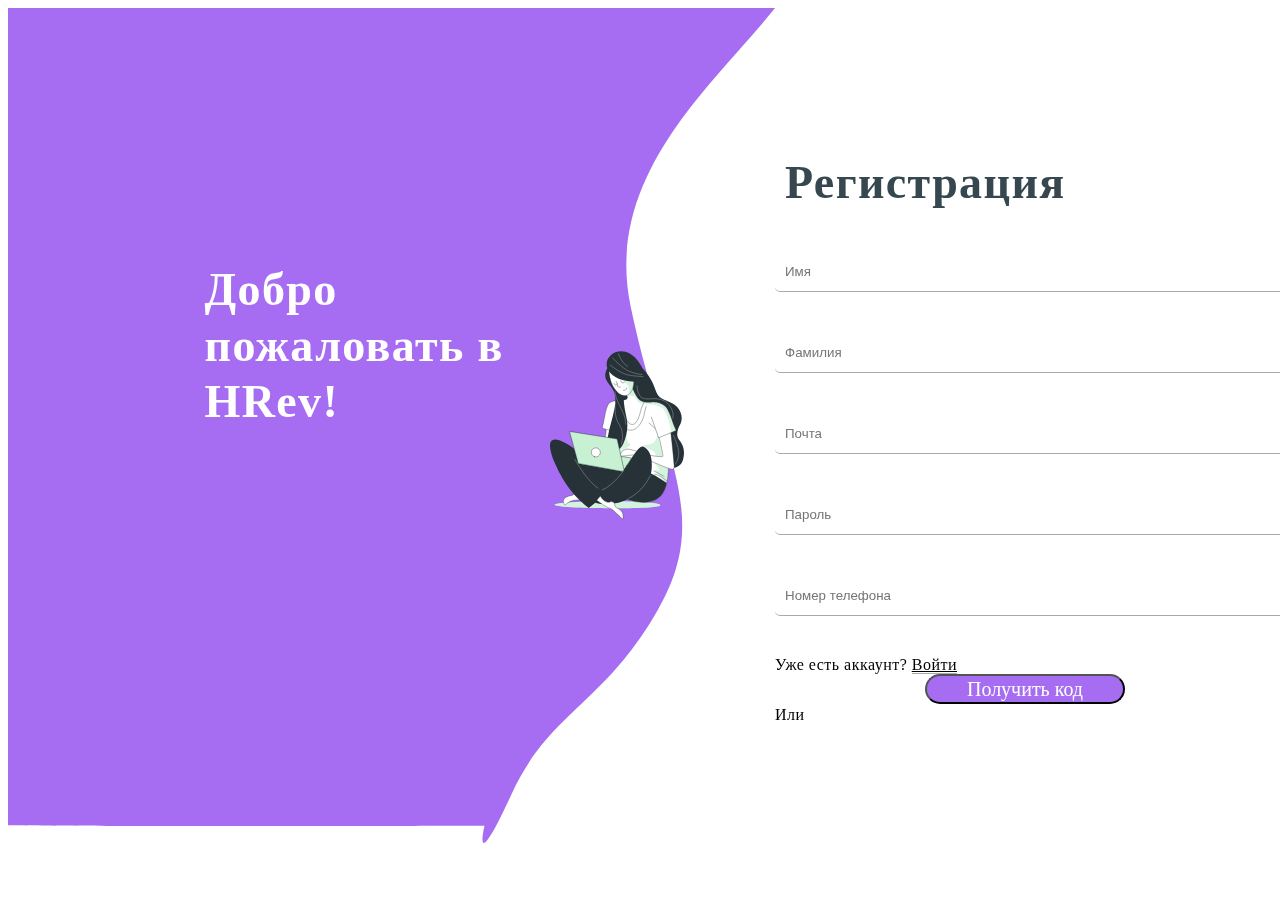
<file: registation.html>
<!DOCTYPE html>
<html lang="en">
  <head>
    <meta charset="UTF-8" />
    <meta http-equiv="X-UA-Compatible" content="IE=edge" />
    <meta name="viewport" content="width=device-width, initial-scale=1.0" />
    <title>Document</title>
    <link
      href="https://cdn.jsdelivr.net/npm/bootstrap@5.3.0-alpha1/dist/css/bootstrap.min.css"
      rel="stylesheet"
      integrity="sha384-GLhlTQ8iRABdZLl6O3oVMWSktQOp6b7In1Zl3/Jr59b6EGGoI1aFkw7cmDA6j6gD"
      crossorigin="anonymous"
    />
    <link rel="stylesheet" href="css/style.css" />
    <!-- link to style.css -->
  </head>
  <body>
    <div style="display: flex; align-items: center; justify-content: center">
      <div style="display: flex; justify-content: center; align-items: center">
        <h1 class="welcome">Добро пожаловать в HRev!</h1>
        <svg
          class="woman"
          width="134"
          height="169"
          viewBox="0 0 175 220"
          fill="none"
          xmlns="http://www.w3.org/2000/svg"
        >
          <path
            d="M81.6672 205C123.457 205 144 203.485 144 201C144 198.515 123.457 196 81.6672 196C39.8774 196 6 198.015 6 200.5C6 202.985 39.8774 205 81.6672 205Z"
            fill="#92E3A9"
          />
          <path
            opacity="0.6"
            d="M81.6672 205C123.457 205 144 203.485 144 201C144 198.515 123.457 196 81.6672 196C39.8774 196 6 198.015 6 200.5C6 202.985 39.8774 205 81.6672 205Z"
            fill="white"
          />
          <path
            d="M73.6917 97.0883C73.6917 97.0883 73.3764 109.741 71.2437 116.524C69.6934 121.166 67.8347 125.698 65.6801 130.09C65.6801 130.09 73.6546 134.413 77.3451 134.73C81.0356 135.046 85.9316 118.369 85.9316 106.964C85.9316 95.5602 81.6661 92.1502 73.6917 97.0883Z"
            fill="white"
            stroke="#263238"
            stroke-width="0.48509"
            stroke-linecap="round"
            stroke-linejoin="round"
          />
          <path
            d="M95.9278 63.9378C95.9278 63.9378 82.9461 63.4533 77.9945 67.1615C73.043 70.8697 71.2441 87.212 69.7048 93.6967L68.1656 100.181C71.7772 101.613 75.4984 102.747 79.2927 103.573C80.739 103.681 82.1764 103.886 83.5952 104.188C83.5952 104.188 87.5083 81.7521 92.1075 75.1929C94.4332 71.8181 96.9991 68.617 99.7852 65.6148C99.7852 65.6148 101.862 63.1178 95.9278 63.9378Z"
            fill="white"
            stroke="#263238"
            stroke-width="0.48509"
            stroke-linecap="round"
            stroke-linejoin="round"
          />
          <path
            d="M106.535 44.0178C107.608 48.1466 109.263 52.0998 111.45 55.7574C115.159 61.9254 116.679 66.2299 128.029 66.5467C139.379 66.8635 145.221 76.162 150.079 103.871C154.938 131.58 157.757 162.178 149.467 181.613C141.178 201.049 116.698 199.148 100.712 193.334C84.726 187.52 81.054 169.278 80.7573 149.544C80.4606 129.81 80.442 98.6349 83.5205 82.8889C86.599 67.1429 95.4822 63.7702 99.488 62.5403C103.494 61.3104 98.2454 53.894 98.2454 53.894L106.535 44.0178Z"
            fill="white"
          />
          <mask
            id="mask0_0_4"
            style="mask-type: luminance"
            maskUnits="userSpaceOnUse"
            x="80"
            y="44"
            width="75"
            height="154"
          >
            <path
              d="M106.535 44.0178C107.608 48.1466 109.263 52.0998 111.45 55.7574C115.159 61.9254 116.679 66.2299 128.029 66.5467C139.379 66.8635 145.221 76.162 150.079 103.871C154.938 131.58 157.757 162.178 149.467 181.613C141.178 201.049 116.698 199.148 100.712 193.334C84.726 187.52 81.054 169.278 80.7573 149.544C80.4606 129.81 80.442 98.6349 83.5205 82.8889C86.599 67.1429 95.4822 63.7702 99.488 62.5403C103.494 61.3104 98.2454 53.894 98.2454 53.894L106.535 44.0178Z"
              fill="white"
            />
          </mask>
          <g mask="url(#mask0_0_4)">
            <g style="mix-blend-mode: multiply" opacity="0.4">
              <path
                d="M138.953 104.561C138.953 104.561 141.661 112.014 136.857 117.81C132.054 123.605 120.167 120.828 122.466 123.53C124.766 126.232 135.058 129.568 136.857 132.27C137.385 132.951 137.695 133.776 137.748 134.637C137.801 135.498 137.594 136.355 137.154 137.096C137.154 137.096 146.612 138.792 147.28 137.189C147.947 135.587 141.716 113.132 141.716 113.132L138.953 104.561Z"
                fill="#92E3A9"
              />
            </g>
            <g style="mix-blend-mode: multiply" opacity="0.4">
              <path
                d="M136.06 145.537C136.06 145.537 142.644 152.767 142.347 154.854C142.05 156.941 136.06 152.152 137.247 155.153C138.434 158.153 143.552 162.998 145.055 165.401C146.557 167.805 152.473 172.073 152.473 172.073L154.587 155.768L154.995 152.916L136.06 145.537Z"
                fill="#92E3A9"
              />
            </g>
          </g>
          <path
            d="M106.535 44.0178C107.608 48.1466 109.263 52.0998 111.45 55.7574C115.159 61.9254 116.679 66.2299 128.029 66.5467C139.379 66.8635 145.221 76.162 150.079 103.871C154.938 131.58 157.757 162.178 149.467 181.613C141.178 201.049 116.698 199.148 100.712 193.334C84.726 187.52 81.054 169.278 80.7573 149.544C80.4606 129.81 80.442 98.6349 83.5205 82.8889C86.599 67.1429 95.4822 63.7702 99.488 62.5403C103.494 61.3104 98.2454 53.894 98.2454 53.894L106.535 44.0178Z"
            stroke="#263238"
            stroke-width="0.48509"
            stroke-linecap="round"
            stroke-linejoin="round"
          />
          <path
            d="M95.9271 63.9379C97.0746 63.3765 98.2654 62.9092 99.4878 62.5403C103.475 61.3104 98.2452 53.894 98.2452 53.894L106.535 44.0178C107.607 48.1466 109.262 52.0998 111.449 55.7574C114.584 60.9936 116.178 64.8882 123.559 66.1367C121.218 69.5261 119.509 73.3144 118.515 77.3173C116.661 85.3487 112.692 98.2995 105.311 95.2249C98.3009 92.2993 92.9784 75.398 95.9271 63.9379Z"
            fill="white"
          />
          <mask
            id="mask1_0_4"
            style="mask-type: luminance"
            maskUnits="userSpaceOnUse"
            x="95"
            y="44"
            width="29"
            height="52"
          >
            <path
              d="M95.9271 63.9379C97.0746 63.3765 98.2654 62.9092 99.4878 62.5403C103.475 61.3104 98.2452 53.894 98.2452 53.894L106.535 44.0178C107.607 48.1466 109.262 52.0998 111.449 55.7574C114.584 60.9936 116.178 64.8882 123.559 66.1367C121.218 69.5261 119.509 73.3144 118.515 77.3173C116.661 85.3487 112.692 98.2995 105.311 95.2249C98.3009 92.2993 92.9784 75.398 95.9271 63.9379Z"
              fill="white"
            />
          </mask>
          <g mask="url(#mask1_0_4)">
            <g style="mix-blend-mode: multiply" opacity="0.4">
              <path
                d="M115.066 65.9877C117.011 67.3754 119.182 68.4097 121.483 69.0436L123.337 65.8572C123.337 65.8572 115.678 66.8076 108.019 49.0863C106.353 52.3679 103.999 55.2478 101.12 57.5277L110.263 58.7016"
                fill="#92E3A9"
              />
            </g>
          </g>
          <path
            d="M95.9271 63.9379C97.0746 63.3765 98.2654 62.9092 99.4878 62.5403C103.475 61.3104 98.2452 53.894 98.2452 53.894L106.535 44.0178C107.607 48.1466 109.262 52.0998 111.449 55.7574C114.584 60.9936 116.178 64.8882 123.559 66.1367C121.218 69.5261 119.509 73.3144 118.515 77.3173C116.661 85.3487 112.692 98.2995 105.311 95.2249C98.3009 92.2993 92.9784 75.398 95.9271 63.9379Z"
            stroke="#263238"
            stroke-width="0.48509"
            stroke-linecap="round"
            stroke-linejoin="round"
          />
          <path
            d="M138.192 101.691L129.364 93.8086"
            stroke="#263238"
            stroke-width="0.48509"
            stroke-linecap="round"
            stroke-linejoin="round"
          />
          <path
            d="M128.029 66.5466C128.029 66.5466 125.433 70.1244 123.467 80.4851C121.501 90.8458 115.622 100.219 109.725 102.175C103.828 104.132 100.898 102.175 100.898 102.175"
            stroke="#263238"
            stroke-width="0.48509"
            stroke-linecap="round"
            stroke-linejoin="round"
          />
          <path
            d="M157.201 100.797C157.201 100.797 161.8 141.792 162.116 148.91C162.431 156.029 159.668 154.165 155.05 152.935C150.432 151.705 124.042 139.891 117.959 137.804C111.877 135.717 110.894 135.028 105.979 135.643C101.677 136.29 97.3438 136.707 92.9976 136.891C89.919 136.891 93.3128 129.791 97.912 128.562C102.511 127.332 102.215 127.63 107.426 128.86C112.637 130.09 120.945 133.798 129.847 135.643C138.749 137.487 146.426 138.121 147.335 137.189C148.244 136.258 141.772 109.424 141.772 109.424L157.201 100.797Z"
            fill="white"
            stroke="#263238"
            stroke-width="0.48509"
            stroke-linecap="round"
            stroke-linejoin="round"
          />
          <path
            d="M123.56 66.1367C126.983 66.5474 130.441 66.5787 133.871 66.2299C137.009 66.0056 140.158 66.4416 143.118 67.5101C146.079 68.5785 148.784 70.256 151.062 72.4351C155.977 77.3546 160.335 93.3987 162.19 97.4237C164.044 101.449 164.638 103.275 164.638 103.275L141.92 113.151L132.406 86.0009"
            fill="white"
          />
          <mask
            id="mask2_0_4"
            style="mask-type: luminance"
            maskUnits="userSpaceOnUse"
            x="123"
            y="66"
            width="42"
            height="48"
          >
            <path
              d="M123.56 66.1367C126.983 66.5474 130.441 66.5787 133.871 66.2299C137.009 66.0056 140.158 66.4416 143.118 67.5101C146.079 68.5785 148.784 70.256 151.062 72.4351C155.977 77.3546 160.335 93.3987 162.19 97.4237C164.044 101.449 164.638 103.275 164.638 103.275L141.92 113.151L132.406 86.0009"
              fill="white"
            />
          </mask>
          <g mask="url(#mask2_0_4)">
            <g style="mix-blend-mode: multiply" opacity="0.4">
              <path
                d="M123.801 65.9318C128.266 66.4147 132.756 66.6324 137.247 66.5839C139.959 66.6237 142.63 67.2658 145.066 68.4642C147.503 69.6626 149.646 71.3877 151.341 73.5159C155.551 78.3422 164.174 103.089 164.174 103.089L158.889 105.362C158.889 105.362 153.14 78.3422 146.556 74.1309C140.768 70.664 134.093 68.9855 127.362 69.3046C125.508 69.3046 123.43 69.1741 122.114 69.0437L123.801 65.9318Z"
                fill="#92E3A9"
              />
            </g>
          </g>
          <path
            d="M123.56 66.1367C126.983 66.5474 130.441 66.5787 133.871 66.2299C137.009 66.0056 140.158 66.4416 143.118 67.5101C146.079 68.5785 148.784 70.256 151.062 72.4351C155.977 77.3546 160.335 93.3987 162.19 97.4237C164.044 101.449 164.638 103.275 164.638 103.275L141.92 113.151L132.406 86.0009"
            stroke="#263238"
            stroke-width="0.48509"
            stroke-linecap="round"
            stroke-linejoin="round"
          />
          <path
            d="M152.434 169.334C152.434 169.334 143.162 160.948 136.727 160.464"
            stroke="#263238"
            stroke-width="0.48509"
            stroke-linecap="round"
            stroke-linejoin="round"
          />
          <path
            d="M135.744 156.438C140.303 158.457 144.732 160.76 149.004 163.333"
            stroke="#263238"
            stroke-width="0.48509"
            stroke-linecap="round"
            stroke-linejoin="round"
          />
          <path
            d="M78.2496 35.4255C74.6266 20.9644 78.3886 7.54683 86.6523 5.45654C94.9161 3.36624 104.552 13.3948 108.175 27.8559C111.798 42.317 108.036 55.7345 99.7725 57.8248C91.5088 59.9151 81.8726 49.8866 78.2496 35.4255Z"
            fill="white"
          />
          <mask
            id="mask3_0_4"
            style="mask-type: luminance"
            maskUnits="userSpaceOnUse"
            x="76"
            y="5"
            width="34"
            height="54"
          >
            <path
              d="M78.2497 35.4253C74.6266 20.9642 78.3887 7.54668 86.6524 5.45639C94.9161 3.36609 104.552 13.3946 108.175 27.8557C111.798 42.3168 108.036 55.7344 99.7726 57.8247C91.5088 59.915 81.8727 49.8865 78.2497 35.4253Z"
              fill="white"
            />
          </mask>
          <g mask="url(#mask3_0_4)">
            <g style="mix-blend-mode: multiply" opacity="0.4">
              <path
                d="M101.342 57.2667C102.381 55.1797 103.753 50.1671 102.77 46.9992C101.268 42.1916 93.1823 36.7876 93.1823 36.7876C93.1823 36.7876 96.8914 37.6821 100.6 38.2598C104.309 38.8374 109.447 39.676 109.447 39.676L108.167 48.695C106.442 52.7572 104.347 56.0741 101.342 57.2667Z"
                fill="#92E3A9"
              />
            </g>
          </g>
          <path
            d="M78.2496 35.4255C74.6266 20.9644 78.3886 7.54683 86.6523 5.45654C94.9161 3.36624 104.552 13.3948 108.175 27.8559C111.798 42.317 108.036 55.7345 99.7725 57.8248C91.5088 59.9151 81.8726 49.8866 78.2496 35.4255Z"
            stroke="#263238"
            stroke-width="0.48509"
            stroke-linecap="round"
            stroke-linejoin="round"
          />
          <g style="mix-blend-mode: multiply" opacity="0.4">
            <path
              d="M108.056 49.4963C109.466 52.2915 113.842 61.0123 118.367 63.882C119.644 64.709 121.039 65.3372 122.503 65.7454"
              fill="#92E3A9"
            />
          </g>
          <g style="mix-blend-mode: multiply" opacity="0.4">
            <path
              d="M100.674 95.2249C100.674 95.2249 99.4688 112.387 100.674 116.617C101.88 120.847 106.664 120.53 104.272 122.934C101.666 125.114 98.852 127.031 95.871 128.655L91.6798 132.885L90.7339 126.475C90.7339 126.475 93.7383 127.388 96.7426 116.841C98.66 109.76 99.9753 102.529 100.674 95.2249Z"
              fill="#92E3A9"
            />
          </g>
          <path
            d="M86.3948 39.1543C87.3694 40.5733 88.0041 42.1996 88.2494 43.906C88.2494 44.465 88.2494 44.9682 88.2494 45.3781C88.2328 45.5741 88.2586 45.7712 88.3252 45.9561C88.3918 46.141 88.4974 46.3093 88.6349 46.4492C88.7724 46.5891 88.9384 46.6974 89.1216 46.7667C89.3048 46.8359 89.5007 46.8644 89.6959 46.8502L91.9028 46.6825"
            stroke="#263238"
            stroke-width="0.48509"
            stroke-linecap="round"
            stroke-linejoin="round"
          />
          <path
            d="M95.8345 51.1547C96.8597 51.2693 97.8897 50.9859 98.7137 50.3623C99.5377 49.7387 100.093 48.8223 100.267 47.8005"
            stroke="#263238"
            stroke-width="0.48509"
            stroke-linecap="round"
            stroke-linejoin="round"
          />
          <path
            d="M92.4961 38.5953L93.6088 40.8315C94.2591 41.1432 94.9937 41.23 95.6981 41.0783C96.4026 40.9266 97.0373 40.545 97.5033 39.9929"
            stroke="#263238"
            stroke-width="0.48509"
            stroke-linecap="round"
            stroke-linejoin="round"
          />
          <path
            d="M83.6318 41.9496L85.2823 44.1857C85.2823 44.1857 87.5077 44.1857 87.5077 42.5086"
            stroke="#263238"
            stroke-width="0.48509"
            stroke-linecap="round"
            stroke-linejoin="round"
          />
          <path
            d="M74.8414 22.1227C71.1324 11.1471 80.1639 -0.238447 93.6463 0.00379881C107.129 0.246045 116.568 13.495 121.038 22.5699C125.217 26.7785 128.81 31.5362 131.72 36.7133C137.283 46.2727 137.283 51.8257 141.549 57.9937C145.814 64.1617 158.425 64.4784 165.806 72.5098C173.187 80.5412 173.224 89.7838 169.793 95.9517C166.362 102.12 164.23 110.132 168.569 115.685C172.909 121.238 177.156 128.729 173.78 141.308C173.146 144.116 171.672 146.663 169.558 148.608C167.444 150.553 164.789 151.802 161.948 152.19C162.134 151.139 162.19 150.069 162.115 149.004C161.874 143.413 159.055 117.679 157.813 106.294L164.563 103.35C164.563 103.35 163.951 101.486 162.115 97.4984C160.279 93.5107 155.977 77.4293 150.988 72.5098C148.708 70.334 146.002 68.66 143.042 67.5948C140.082 66.5295 136.933 66.0964 133.797 66.3232C130.367 66.672 126.909 66.6408 123.486 66.2301C121.418 65.9772 119.443 65.2224 117.73 64.031C116.018 62.8395 114.62 61.2471 113.657 59.3913L113.174 58.59V58.4968C112.655 57.6396 112.136 56.7266 111.561 55.7762C110.23 53.5218 109.088 51.1594 108.149 48.7138C109.085 45.7978 109.585 42.7584 109.632 39.6948C103.587 39.4898 86.8588 37.9991 78.4021 28.0111C77.9014 27.3962 77.4378 26.7813 77.0298 26.1477C77.1506 29.2917 77.5981 32.4144 78.365 35.4649C79.9255 42.4716 83.4449 48.8847 88.5093 53.95L89.3995 54.714L89.9558 55.1613C90.234 55.3663 90.4936 55.5713 90.7718 55.739C90.9671 55.8826 91.1715 56.0133 91.3838 56.1303C91.6351 56.2992 91.8951 56.4547 92.1627 56.5961L92.8118 56.9315L93.5907 57.2669L94.2398 57.5092L95.0187 57.7514L95.6678 57.9191C97.0533 58.2363 98.492 58.2363 99.8775 57.9191L100.415 57.7328C101.005 58.8457 101.195 60.1292 100.953 61.3665C100.858 61.6783 100.682 61.9594 100.445 62.1818C100.207 62.4042 99.9156 62.56 99.5993 62.6336C98.409 62.993 97.2493 63.448 96.1314 63.9939C96.8378 71.5267 98.0772 78.9993 99.8404 86.3551C102.919 99.3059 99.5437 111.642 95.8532 120.586C92.1627 129.531 80.813 135.084 76.8258 129.903C72.8386 124.723 74.0625 119.114 76.5105 106.76C78.9585 94.4051 85.4122 76.5348 85.4122 62.9504C85.4122 49.366 77.4378 45.0615 73.432 37.0488C70.5575 31.2535 73.1167 25.1414 74.8414 22.1227Z"
            fill="#263238"
          />
          <path
            d="M78.5874 17.967C78.5874 17.967 92.756 30.4334 106.405 31.7751C120.055 33.1167 121.464 33.0981 121.464 33.0981"
            stroke="white"
            stroke-width="0.345985"
            stroke-linecap="round"
            stroke-linejoin="round"
          />
          <path
            d="M81.6846 8.61279C81.6846 8.61279 94.5364 23.3152 105.163 26.8744C115.789 30.4335 120.222 30.4335 120.222 30.4335"
            stroke="white"
            stroke-width="0.345985"
            stroke-linecap="round"
            stroke-linejoin="round"
          />
          <path
            d="M89.2138 3.28333C89.2138 3.28333 92.7559 14.4639 101.175 19.756"
            stroke="white"
            stroke-width="0.345985"
            stroke-linecap="round"
            stroke-linejoin="round"
          />
          <path
            d="M113.582 45.1172C113.582 45.1172 114.027 59.3724 122.002 61.5899C129.976 63.8074 138.822 59.3724 149.022 64.7018C153.003 66.8538 156.237 70.1728 158.295 74.2173C160.352 78.2618 161.135 82.84 160.539 87.3425"
            stroke="white"
            stroke-width="0.345985"
            stroke-linecap="round"
            stroke-linejoin="round"
          />
          <path
            d="M163.636 147.494C165.749 144.413 167.162 140.903 167.774 137.213C168.386 133.522 168.183 129.742 167.179 126.139C163.636 114.12 160.984 109.666 160.984 109.666"
            stroke="white"
            stroke-width="0.345985"
            stroke-linecap="round"
            stroke-linejoin="round"
          />
          <path
            d="M85.1709 68.261C85.1709 68.261 82.964 85.1809 90.4934 95.8584C98.0227 106.536 93.1453 121.238 93.1453 121.238"
            stroke="white"
            stroke-width="0.345985"
            stroke-linecap="round"
            stroke-linejoin="round"
          />
          <path
            d="M84.7811 52.6827C84.7811 52.6827 84.336 57.5836 90.5486 70.0499C96.7613 82.5162 98.5231 86.5226 98.9682 95.4298"
            stroke="white"
            stroke-width="0.345985"
            stroke-linecap="round"
            stroke-linejoin="round"
          />
          <path
            d="M42.258 194.415C42.258 194.415 32.2992 193.446 26.5316 196.018C20.764 198.589 19.4659 202.782 18.1863 198.925C16.9066 195.067 16.9066 192.794 21.7098 190.222C26.5131 187.651 28.4603 189.253 30.3705 187.315C31.3082 186.304 32.3893 185.438 33.5788 184.744C33.5788 184.744 38.7158 184.092 39.0496 186.999C39.3835 189.906 44.1681 190.856 44.1681 190.856L42.258 194.415Z"
            fill="white"
            stroke="#263238"
            stroke-width="0.48509"
            stroke-miterlimit="10"
          />
          <path
            d="M0.623154 118.685C3.99838 110.971 18.0742 116.263 34.394 129.475C55.5171 146.581 71.9296 150.569 80.7572 151.258V150.979C85.3564 148.817 91.8843 148.724 99.6548 149.991C99.8958 149.637 100.137 149.283 100.359 148.91C115.196 125.785 119.09 121.779 124.005 125.785C128.919 129.792 134.446 135.959 132.61 155.097C132.446 156.602 132.161 158.092 131.757 159.55C139.06 163.038 146.005 167.238 152.49 172.091C151.777 175.35 150.771 178.537 149.486 181.613C141.233 200.993 116.791 199.223 100.823 193.39C95.9946 196.014 90.7484 197.774 85.3193 198.589C72.6714 200.173 64.1221 199.707 59.1148 197.788L50.6211 204.757C37.2512 194.564 25.9243 181.919 17.2397 167.489C13.0058 160.293 9.25139 152.823 6.00125 145.128C0.715866 133.108 -1.08301 122.561 0.623154 118.685Z"
            fill="#263238"
          />
          <path
            d="M100.397 148.836C98.6287 151.614 96.6965 154.283 94.6107 156.83L36.9536 146.432L55.1094 131.823L106.535 139.388C104.774 142.109 102.715 145.276 100.397 148.836Z"
            fill="#92E3A9"
            stroke="#263238"
            stroke-width="0.48509"
            stroke-linecap="round"
            stroke-linejoin="round"
          />
          <path
            opacity="0.5"
            d="M100.397 148.836C98.6287 151.614 96.6965 154.283 94.6107 156.83L36.9536 146.432L55.1094 131.823L106.535 139.388C104.774 142.109 102.715 145.276 100.397 148.836Z"
            fill="white"
            stroke="#263238"
            stroke-width="0.52825"
            stroke-linecap="round"
            stroke-linejoin="round"
          />
          <path
            d="M87.5641 114.604L96.54 154.426C95.9094 155.264 95.2603 156.084 94.6854 156.886L36.9541 146.432L25.5488 104.728L87.5641 114.604Z"
            fill="#92E3A9"
            stroke="#263238"
            stroke-width="0.48509"
            stroke-linecap="round"
            stroke-linejoin="round"
          />
          <path
            d="M58.1872 137.767C59.3036 138.085 60.4885 138.065 61.5937 137.71C62.6989 137.355 63.6752 136.679 64.4003 135.769C65.1255 134.859 65.5673 133.754 65.6704 132.593C65.7736 131.431 65.5334 130.265 64.9801 129.24C64.4268 128.216 63.5848 127.377 62.5597 126.831C61.5346 126.285 60.3719 126.055 59.2171 126.169C58.0623 126.284 56.9668 126.738 56.0678 127.475C55.1688 128.212 54.5062 129.199 54.1629 130.313C53.7241 131.838 53.9004 133.475 54.6535 134.869C55.4067 136.264 56.6761 137.305 58.1872 137.767Z"
            fill="white"
          />
          <path
            opacity="0.5"
            d="M87.5641 114.604L96.54 154.426C95.9094 155.264 95.2603 156.084 94.6854 156.886L36.9541 146.432L25.5488 104.728L87.5641 114.604Z"
            fill="white"
            stroke="#263238"
            stroke-width="0.52825"
            stroke-linecap="round"
            stroke-linejoin="round"
          />
          <path
            d="M58.1872 137.767C59.3036 138.085 60.4885 138.065 61.5937 137.71C62.6989 137.355 63.6752 136.679 64.4003 135.769C65.1255 134.859 65.5673 133.754 65.6704 132.593C65.7736 131.431 65.5334 130.265 64.9801 129.24C64.4268 128.216 63.5848 127.377 62.5597 126.831C61.5346 126.285 60.3719 126.055 59.2171 126.169C58.0623 126.284 56.9668 126.738 56.0678 127.475C55.1688 128.212 54.5062 129.199 54.1629 130.313C53.7241 131.838 53.9004 133.475 54.6535 134.869C55.4067 136.264 56.6761 137.305 58.1872 137.767Z"
            fill="white"
            stroke="#263238"
            stroke-width="0.52825"
            stroke-linecap="round"
            stroke-linejoin="round"
          />
          <path
            d="M61.0623 194.546C61.0623 194.546 68.9997 200.471 73.4691 202.931C77.9385 205.391 79.3665 204.552 83.6504 208.652C87.9344 212.751 91.5693 215.602 92.5893 217.242C93.6092 218.882 94.8332 220.503 95.4452 216.832C95.6954 214.949 95.4505 213.032 94.7347 211.273C94.0189 209.515 92.8572 207.975 91.3653 206.807C88.5278 204.757 84.6519 203.937 84.6519 201.217C84.7453 200.029 84.3729 198.851 83.614 197.936C82.8552 197.02 81.7701 196.439 80.5905 196.316C78.3465 196.316 76.8814 198.552 72.6531 196.316C69.7468 194.512 67.3618 191.974 65.7357 188.955L61.0623 194.546Z"
            fill="white"
            stroke="#263238"
            stroke-width="0.48509"
            stroke-miterlimit="10"
          />
          <path
            d="M131.274 161.6C131.274 161.6 122.502 182.675 102.288 192.253"
            stroke="white"
            stroke-width="0.345985"
            stroke-miterlimit="10"
          />
          <path
            d="M63.0837 178.856C63.0837 178.856 50.5285 172.539 32.1317 140.599"
            stroke="white"
            stroke-width="0.345985"
            stroke-miterlimit="10"
          />
          <path
            d="M96.7431 155.078C96.7431 155.078 83.4461 174.663 67.9423 181.334"
            stroke="white"
            stroke-width="0.345985"
            stroke-miterlimit="10"
          />
        </svg>
        <svg
          width="767"
          height="835"
          viewBox="0 0 767 835"
          fill="none"
          xmlns="http://www.w3.org/2000/svg"
        >
          <path
            d="M622.682 298.76C594.789 166.031 707.904 74.7657 767 0H0V817.277C72.5737 818.639 476.498 817.731 476.498 817.731C476.498 817.731 463.575 873.124 503.869 785.494C541.448 703.766 595.933 696.501 650.053 601.606C704.172 506.712 655.029 452.68 622.682 298.76Z"
            fill="#A66DF2"
            style="position: absolute"
          />
        </svg>

        <svg
          style="position: absolute; bottom: 0; margin-right: 150px"
          width="281"
          height="52"
          viewBox="0 0 281 52"
          fill="none"
          xmlns="http://www.w3.org/2000/svg"
        >
          <path
            d="M25.0902 48V46.98L29.3652 42.855C29.7452 42.495 30.0252 42.18 30.2052 41.91C30.3952 41.63 30.5202 41.375 30.5802 41.145C30.6502 40.905 30.6852 40.675 30.6852 40.455C30.6852 39.915 30.4952 39.49 30.1152 39.18C29.7352 38.87 29.1802 38.715 28.4502 38.715C27.8902 38.715 27.3852 38.81 26.9352 39C26.4852 39.18 26.0952 39.465 25.7652 39.855L24.7452 38.97C25.1452 38.46 25.6802 38.07 26.3502 37.8C27.0302 37.52 27.7752 37.38 28.5852 37.38C29.3152 37.38 29.9502 37.5 30.4902 37.74C31.0302 37.97 31.4452 38.305 31.7352 38.745C32.0352 39.185 32.1852 39.705 32.1852 40.305C32.1852 40.645 32.1402 40.98 32.0502 41.31C31.9602 41.64 31.7902 41.99 31.5402 42.36C31.2902 42.73 30.9302 43.145 30.4602 43.605L26.6502 47.28L26.2902 46.695H32.6352V48H25.0902ZM38.1438 48.12C37.3238 48.12 36.5888 47.91 35.9388 47.49C35.2988 47.07 34.7888 46.46 34.4088 45.66C34.0388 44.86 33.8538 43.89 33.8538 42.75C33.8538 41.61 34.0388 40.64 34.4088 39.84C34.7888 39.04 35.2988 38.43 35.9388 38.01C36.5888 37.59 37.3238 37.38 38.1438 37.38C38.9538 37.38 39.6838 37.59 40.3338 38.01C40.9838 38.43 41.4938 39.04 41.8638 39.84C42.2338 40.64 42.4188 41.61 42.4188 42.75C42.4188 43.89 42.2338 44.86 41.8638 45.66C41.4938 46.46 40.9838 47.07 40.3338 47.49C39.6838 47.91 38.9538 48.12 38.1438 48.12ZM38.1438 46.785C38.6938 46.785 39.1738 46.635 39.5838 46.335C40.0038 46.035 40.3288 45.585 40.5588 44.985C40.7988 44.385 40.9188 43.64 40.9188 42.75C40.9188 41.86 40.7988 41.115 40.5588 40.515C40.3288 39.915 40.0038 39.465 39.5838 39.165C39.1738 38.865 38.6938 38.715 38.1438 38.715C37.5938 38.715 37.1088 38.865 36.6888 39.165C36.2688 39.465 35.9388 39.915 35.6988 40.515C35.4688 41.115 35.3538 41.86 35.3538 42.75C35.3538 43.64 35.4688 44.385 35.6988 44.985C35.9388 45.585 36.2688 46.035 36.6888 46.335C37.1088 46.635 37.5938 46.785 38.1438 46.785ZM43.6937 48V46.98L47.9687 42.855C48.3487 42.495 48.6287 42.18 48.8087 41.91C48.9987 41.63 49.1237 41.375 49.1837 41.145C49.2537 40.905 49.2887 40.675 49.2887 40.455C49.2887 39.915 49.0987 39.49 48.7187 39.18C48.3387 38.87 47.7837 38.715 47.0537 38.715C46.4937 38.715 45.9887 38.81 45.5387 39C45.0887 39.18 44.6987 39.465 44.3687 39.855L43.3487 38.97C43.7487 38.46 44.2837 38.07 44.9537 37.8C45.6337 37.52 46.3787 37.38 47.1887 37.38C47.9187 37.38 48.5537 37.5 49.0937 37.74C49.6337 37.97 50.0487 38.305 50.3387 38.745C50.6387 39.185 50.7887 39.705 50.7887 40.305C50.7887 40.645 50.7437 40.98 50.6537 41.31C50.5637 41.64 50.3937 41.99 50.1437 42.36C49.8937 42.73 49.5337 43.145 49.0637 43.605L45.2537 47.28L44.8937 46.695H51.2387V48H43.6937ZM52.307 48V46.98L56.582 42.855C56.962 42.495 57.242 42.18 57.422 41.91C57.612 41.63 57.737 41.375 57.797 41.145C57.867 40.905 57.902 40.675 57.902 40.455C57.902 39.915 57.712 39.49 57.332 39.18C56.952 38.87 56.397 38.715 55.667 38.715C55.107 38.715 54.602 38.81 54.152 39C53.702 39.18 53.312 39.465 52.982 39.855L51.962 38.97C52.362 38.46 52.897 38.07 53.567 37.8C54.247 37.52 54.992 37.38 55.802 37.38C56.532 37.38 57.167 37.5 57.707 37.74C58.247 37.97 58.662 38.305 58.952 38.745C59.252 39.185 59.402 39.705 59.402 40.305C59.402 40.645 59.357 40.98 59.267 41.31C59.177 41.64 59.007 41.99 58.757 42.36C58.507 42.73 58.147 43.145 57.677 43.605L53.867 47.28L53.507 46.695H59.852V48H52.307ZM73.4986 37.5H74.9986V48H73.4986V37.5ZM67.4686 48H65.9686V37.5H67.4686V48ZM73.6336 43.32H67.3186V42.015H73.6336V43.32ZM77.9314 48V40.05H79.3114V42.21L79.1764 41.67C79.3964 41.12 79.7664 40.7 80.2864 40.41C80.8064 40.12 81.4464 39.975 82.2064 39.975V41.37C82.1464 41.36 82.0864 41.355 82.0264 41.355C81.9764 41.355 81.9264 41.355 81.8764 41.355C81.1064 41.355 80.4964 41.585 80.0464 42.045C79.5964 42.505 79.3714 43.17 79.3714 44.04V48H77.9314ZM87.448 48.09C86.598 48.09 85.848 47.915 85.198 47.565C84.558 47.215 84.058 46.735 83.698 46.125C83.348 45.515 83.173 44.815 83.173 44.025C83.173 43.235 83.343 42.535 83.683 41.925C84.033 41.315 84.508 40.84 85.108 40.5C85.718 40.15 86.403 39.975 87.163 39.975C87.933 39.975 88.613 40.145 89.203 40.485C89.793 40.825 90.253 41.305 90.583 41.925C90.923 42.535 91.093 43.25 91.093 44.07C91.093 44.13 91.088 44.2 91.078 44.28C91.078 44.36 91.073 44.435 91.063 44.505H84.298V43.47H90.313L89.728 43.83C89.738 43.32 89.633 42.865 89.413 42.465C89.193 42.065 88.888 41.755 88.498 41.535C88.118 41.305 87.673 41.19 87.163 41.19C86.663 41.19 86.218 41.305 85.828 41.535C85.438 41.755 85.133 42.07 84.913 42.48C84.693 42.88 84.583 43.34 84.583 43.86V44.1C84.583 44.63 84.703 45.105 84.943 45.525C85.193 45.935 85.538 46.255 85.978 46.485C86.418 46.715 86.923 46.83 87.493 46.83C87.963 46.83 88.388 46.75 88.768 46.59C89.158 46.43 89.498 46.19 89.788 45.87L90.583 46.8C90.223 47.22 89.773 47.54 89.233 47.76C88.703 47.98 88.108 48.09 87.448 48.09ZM95.0311 48L91.5511 40.05H93.0511L96.1411 47.25H95.4211L98.5711 40.05H99.9811L96.5011 48H95.0311ZM101.172 48.09C100.892 48.09 100.652 47.995 100.452 47.805C100.252 47.605 100.152 47.355 100.152 47.055C100.152 46.755 100.252 46.51 100.452 46.32C100.652 46.13 100.892 46.035 101.172 46.035C101.442 46.035 101.672 46.13 101.862 46.32C102.062 46.51 102.162 46.755 102.162 47.055C102.162 47.355 102.062 47.605 101.862 47.805C101.672 47.995 101.442 48.09 101.172 48.09ZM106.874 48L111.629 37.5H113.114L117.884 48H116.309L112.064 38.34H112.664L108.419 48H106.874ZM108.899 45.375L109.304 44.175H115.214L115.649 45.375H108.899ZM119.24 48V36.87H120.68V48H119.24ZM123.429 48V36.87H124.869V48H123.429ZM135.112 48.09C134.302 48.09 133.577 47.915 132.937 47.565C132.307 47.215 131.812 46.735 131.452 46.125C131.092 45.515 130.912 44.815 130.912 44.025C130.912 43.235 131.092 42.535 131.452 41.925C131.812 41.315 132.307 40.84 132.937 40.5C133.577 40.15 134.302 39.975 135.112 39.975C135.832 39.975 136.472 40.12 137.032 40.41C137.602 40.69 138.042 41.11 138.352 41.67L137.257 42.375C136.997 41.985 136.677 41.7 136.297 41.52C135.927 41.33 135.527 41.235 135.097 41.235C134.577 41.235 134.112 41.35 133.702 41.58C133.292 41.81 132.967 42.135 132.727 42.555C132.487 42.965 132.367 43.455 132.367 44.025C132.367 44.595 132.487 45.09 132.727 45.51C132.967 45.93 133.292 46.255 133.702 46.485C134.112 46.715 134.577 46.83 135.097 46.83C135.527 46.83 135.927 46.74 136.297 46.56C136.677 46.37 136.997 46.08 137.257 45.69L138.352 46.38C138.042 46.93 137.602 47.355 137.032 47.655C136.472 47.945 135.832 48.09 135.112 48.09ZM143.504 48.09C142.704 48.09 141.994 47.915 141.374 47.565C140.754 47.215 140.264 46.735 139.904 46.125C139.544 45.505 139.364 44.805 139.364 44.025C139.364 43.235 139.544 42.535 139.904 41.925C140.264 41.315 140.754 40.84 141.374 40.5C141.994 40.15 142.704 39.975 143.504 39.975C144.294 39.975 144.999 40.15 145.619 40.5C146.249 40.84 146.739 41.315 147.089 41.925C147.449 42.525 147.629 43.225 147.629 44.025C147.629 44.815 147.449 45.515 147.089 46.125C146.739 46.735 146.249 47.215 145.619 47.565C144.999 47.915 144.294 48.09 143.504 48.09ZM143.504 46.83C144.014 46.83 144.469 46.715 144.869 46.485C145.279 46.255 145.599 45.93 145.829 45.51C146.059 45.08 146.174 44.585 146.174 44.025C146.174 43.455 146.059 42.965 145.829 42.555C145.599 42.135 145.279 41.81 144.869 41.58C144.469 41.35 144.014 41.235 143.504 41.235C142.994 41.235 142.539 41.35 142.139 41.58C141.739 41.81 141.419 42.135 141.179 42.555C140.939 42.965 140.819 43.455 140.819 44.025C140.819 44.585 140.939 45.08 141.179 45.51C141.419 45.93 141.739 46.255 142.139 46.485C142.539 46.715 142.994 46.83 143.504 46.83ZM153.836 48.09C153.176 48.09 152.571 47.94 152.021 47.64C151.481 47.33 151.046 46.875 150.716 46.275C150.396 45.675 150.236 44.925 150.236 44.025C150.236 43.125 150.391 42.375 150.701 41.775C151.021 41.175 151.451 40.725 151.991 40.425C152.541 40.125 153.156 39.975 153.836 39.975C154.616 39.975 155.306 40.145 155.906 40.485C156.506 40.825 156.981 41.3 157.331 41.91C157.681 42.51 157.856 43.215 157.856 44.025C157.856 44.835 157.681 45.545 157.331 46.155C156.981 46.765 156.506 47.24 155.906 47.58C155.306 47.92 154.616 48.09 153.836 48.09ZM149.621 50.91V40.05H151.001V42.195L150.911 44.04L151.061 45.885V50.91H149.621ZM153.716 46.83C154.226 46.83 154.681 46.715 155.081 46.485C155.491 46.255 155.811 45.93 156.041 45.51C156.281 45.08 156.401 44.585 156.401 44.025C156.401 43.455 156.281 42.965 156.041 42.555C155.811 42.135 155.491 41.81 155.081 41.58C154.681 41.35 154.226 41.235 153.716 41.235C153.216 41.235 152.761 41.35 152.351 41.58C151.951 41.81 151.631 42.135 151.391 42.555C151.161 42.965 151.046 43.455 151.046 44.025C151.046 44.585 151.161 45.08 151.391 45.51C151.631 45.93 151.951 46.255 152.351 46.485C152.761 46.715 153.216 46.83 153.716 46.83ZM159.971 51C159.591 51 159.221 50.935 158.861 50.805C158.501 50.685 158.191 50.505 157.931 50.265L158.546 49.185C158.746 49.375 158.966 49.52 159.206 49.62C159.446 49.72 159.701 49.77 159.971 49.77C160.321 49.77 160.611 49.68 160.841 49.5C161.071 49.32 161.286 49 161.486 48.54L161.981 47.445L162.131 47.265L165.251 40.05H166.661L162.806 48.795C162.576 49.355 162.316 49.795 162.026 50.115C161.746 50.435 161.436 50.66 161.096 50.79C160.756 50.93 160.381 51 159.971 51ZM161.861 48.255L158.231 40.05H159.731L162.821 47.13L161.861 48.255ZM168.005 48V40.05H169.385V42.21L169.25 41.67C169.47 41.12 169.84 40.7 170.36 40.41C170.88 40.12 171.52 39.975 172.28 39.975V41.37C172.22 41.36 172.16 41.355 172.1 41.355C172.05 41.355 172 41.355 171.95 41.355C171.18 41.355 170.57 41.585 170.12 42.045C169.67 42.505 169.445 43.17 169.445 44.04V48H168.005ZM174.054 48V40.05H175.494V48H174.054ZM174.774 38.52C174.494 38.52 174.259 38.43 174.069 38.25C173.889 38.07 173.799 37.85 173.799 37.59C173.799 37.32 173.889 37.095 174.069 36.915C174.259 36.735 174.494 36.645 174.774 36.645C175.054 36.645 175.284 36.735 175.464 36.915C175.654 37.085 175.749 37.3 175.749 37.56C175.749 37.83 175.659 38.06 175.479 38.25C175.299 38.43 175.064 38.52 174.774 38.52ZM181.724 51C180.994 51 180.284 50.895 179.594 50.685C178.914 50.485 178.359 50.195 177.929 49.815L178.619 48.705C178.989 49.025 179.444 49.275 179.984 49.455C180.524 49.645 181.089 49.74 181.679 49.74C182.619 49.74 183.309 49.52 183.749 49.08C184.189 48.64 184.409 47.97 184.409 47.07V45.39L184.559 43.815L184.484 42.225V40.05H185.849V46.92C185.849 48.32 185.499 49.35 184.799 50.01C184.099 50.67 183.074 51 181.724 51ZM181.544 47.67C180.774 47.67 180.084 47.51 179.474 47.19C178.874 46.86 178.394 46.405 178.034 45.825C177.684 45.245 177.509 44.575 177.509 43.815C177.509 43.045 177.684 42.375 178.034 41.805C178.394 41.225 178.874 40.775 179.474 40.455C180.084 40.135 180.774 39.975 181.544 39.975C182.224 39.975 182.844 40.115 183.404 40.395C183.964 40.665 184.409 41.085 184.739 41.655C185.079 42.225 185.249 42.945 185.249 43.815C185.249 44.675 185.079 45.39 184.739 45.96C184.409 46.53 183.964 46.96 183.404 47.25C182.844 47.53 182.224 47.67 181.544 47.67ZM181.709 46.41C182.239 46.41 182.709 46.3 183.119 46.08C183.529 45.86 183.849 45.555 184.079 45.165C184.319 44.775 184.439 44.325 184.439 43.815C184.439 43.305 184.319 42.855 184.079 42.465C183.849 42.075 183.529 41.775 183.119 41.565C182.709 41.345 182.239 41.235 181.709 41.235C181.179 41.235 180.704 41.345 180.284 41.565C179.874 41.775 179.549 42.075 179.309 42.465C179.079 42.855 178.964 43.305 178.964 43.815C178.964 44.325 179.079 44.775 179.309 45.165C179.549 45.555 179.874 45.86 180.284 46.08C180.704 46.3 181.179 46.41 181.709 46.41ZM192.845 39.975C193.495 39.975 194.065 40.1 194.555 40.35C195.055 40.6 195.445 40.98 195.725 41.49C196.005 42 196.145 42.645 196.145 43.425V48H194.705V43.59C194.705 42.82 194.515 42.24 194.135 41.85C193.765 41.46 193.24 41.265 192.56 41.265C192.05 41.265 191.605 41.365 191.225 41.565C190.845 41.765 190.55 42.06 190.34 42.45C190.14 42.84 190.04 43.325 190.04 43.905V48H188.6V36.87H190.04V42.195L189.755 41.625C190.015 41.105 190.415 40.7 190.955 40.41C191.495 40.12 192.125 39.975 192.845 39.975ZM201.54 48.09C200.74 48.09 200.12 47.875 199.68 47.445C199.24 47.015 199.02 46.4 199.02 45.6V38.31H200.46V45.54C200.46 45.97 200.565 46.3 200.775 46.53C200.995 46.76 201.305 46.875 201.705 46.875C202.155 46.875 202.53 46.75 202.83 46.5L203.28 47.535C203.06 47.725 202.795 47.865 202.485 47.955C202.185 48.045 201.87 48.09 201.54 48.09ZM197.67 41.235V40.05H202.74V41.235H197.67ZM207.301 48.09C206.641 48.09 206.011 48 205.411 47.82C204.821 47.64 204.356 47.42 204.016 47.16L204.616 46.02C204.956 46.25 205.376 46.445 205.876 46.605C206.376 46.765 206.886 46.845 207.406 46.845C208.076 46.845 208.556 46.75 208.846 46.56C209.146 46.37 209.296 46.105 209.296 45.765C209.296 45.515 209.206 45.32 209.026 45.18C208.846 45.04 208.606 44.935 208.306 44.865C208.016 44.795 207.691 44.735 207.331 44.685C206.971 44.625 206.611 44.555 206.251 44.475C205.891 44.385 205.561 44.265 205.261 44.115C204.961 43.955 204.721 43.74 204.541 43.47C204.361 43.19 204.271 42.82 204.271 42.36C204.271 41.88 204.406 41.46 204.676 41.1C204.946 40.74 205.326 40.465 205.816 40.275C206.316 40.075 206.906 39.975 207.586 39.975C208.106 39.975 208.631 40.04 209.161 40.17C209.701 40.29 210.141 40.465 210.481 40.695L209.866 41.835C209.506 41.595 209.131 41.43 208.741 41.34C208.351 41.25 207.961 41.205 207.571 41.205C206.941 41.205 206.471 41.31 206.161 41.52C205.851 41.72 205.696 41.98 205.696 42.3C205.696 42.57 205.786 42.78 205.966 42.93C206.156 43.07 206.396 43.18 206.686 43.26C206.986 43.34 207.316 43.41 207.676 43.47C208.036 43.52 208.396 43.59 208.756 43.68C209.116 43.76 209.441 43.875 209.731 44.025C210.031 44.175 210.271 44.385 210.451 44.655C210.641 44.925 210.736 45.285 210.736 45.735C210.736 46.215 210.596 46.63 210.316 46.98C210.036 47.33 209.641 47.605 209.131 47.805C208.621 47.995 208.011 48.09 207.301 48.09ZM216.564 48V40.05H217.944V42.21L217.809 41.67C218.029 41.12 218.399 40.7 218.919 40.41C219.439 40.12 220.079 39.975 220.839 39.975V41.37C220.779 41.36 220.719 41.355 220.659 41.355C220.609 41.355 220.559 41.355 220.509 41.355C219.739 41.355 219.129 41.585 218.679 42.045C218.229 42.505 218.004 43.17 218.004 44.04V48H216.564ZM226.081 48.09C225.231 48.09 224.481 47.915 223.831 47.565C223.191 47.215 222.691 46.735 222.331 46.125C221.981 45.515 221.806 44.815 221.806 44.025C221.806 43.235 221.976 42.535 222.316 41.925C222.666 41.315 223.141 40.84 223.741 40.5C224.351 40.15 225.036 39.975 225.796 39.975C226.566 39.975 227.246 40.145 227.836 40.485C228.426 40.825 228.886 41.305 229.216 41.925C229.556 42.535 229.726 43.25 229.726 44.07C229.726 44.13 229.721 44.2 229.711 44.28C229.711 44.36 229.706 44.435 229.696 44.505H222.931V43.47H228.946L228.361 43.83C228.371 43.32 228.266 42.865 228.046 42.465C227.826 42.065 227.521 41.755 227.131 41.535C226.751 41.305 226.306 41.19 225.796 41.19C225.296 41.19 224.851 41.305 224.461 41.535C224.071 41.755 223.766 42.07 223.546 42.48C223.326 42.88 223.216 43.34 223.216 43.86V44.1C223.216 44.63 223.336 45.105 223.576 45.525C223.826 45.935 224.171 46.255 224.611 46.485C225.051 46.715 225.556 46.83 226.126 46.83C226.596 46.83 227.021 46.75 227.401 46.59C227.791 46.43 228.131 46.19 228.421 45.87L229.216 46.8C228.856 47.22 228.406 47.54 227.866 47.76C227.336 47.98 226.741 48.09 226.081 48.09ZM234.005 48.09C233.345 48.09 232.715 48 232.115 47.82C231.525 47.64 231.06 47.42 230.72 47.16L231.32 46.02C231.66 46.25 232.08 46.445 232.58 46.605C233.08 46.765 233.59 46.845 234.11 46.845C234.78 46.845 235.26 46.75 235.55 46.56C235.85 46.37 236 46.105 236 45.765C236 45.515 235.91 45.32 235.73 45.18C235.55 45.04 235.31 44.935 235.01 44.865C234.72 44.795 234.395 44.735 234.035 44.685C233.675 44.625 233.315 44.555 232.955 44.475C232.595 44.385 232.265 44.265 231.965 44.115C231.665 43.955 231.425 43.74 231.245 43.47C231.065 43.19 230.975 42.82 230.975 42.36C230.975 41.88 231.11 41.46 231.38 41.1C231.65 40.74 232.03 40.465 232.52 40.275C233.02 40.075 233.61 39.975 234.29 39.975C234.81 39.975 235.335 40.04 235.865 40.17C236.405 40.29 236.845 40.465 237.185 40.695L236.57 41.835C236.21 41.595 235.835 41.43 235.445 41.34C235.055 41.25 234.665 41.205 234.275 41.205C233.645 41.205 233.175 41.31 232.865 41.52C232.555 41.72 232.4 41.98 232.4 42.3C232.4 42.57 232.49 42.78 232.67 42.93C232.86 43.07 233.1 43.18 233.39 43.26C233.69 43.34 234.02 43.41 234.38 43.47C234.74 43.52 235.1 43.59 235.46 43.68C235.82 43.76 236.145 43.875 236.435 44.025C236.735 44.175 236.975 44.385 237.155 44.655C237.345 44.925 237.44 45.285 237.44 45.735C237.44 46.215 237.3 46.63 237.02 46.98C236.74 47.33 236.345 47.605 235.835 47.805C235.325 47.995 234.715 48.09 234.005 48.09ZM242.78 48.09C241.93 48.09 241.18 47.915 240.53 47.565C239.89 47.215 239.39 46.735 239.03 46.125C238.68 45.515 238.505 44.815 238.505 44.025C238.505 43.235 238.675 42.535 239.015 41.925C239.365 41.315 239.84 40.84 240.44 40.5C241.05 40.15 241.735 39.975 242.495 39.975C243.265 39.975 243.945 40.145 244.535 40.485C245.125 40.825 245.585 41.305 245.915 41.925C246.255 42.535 246.425 43.25 246.425 44.07C246.425 44.13 246.42 44.2 246.41 44.28C246.41 44.36 246.405 44.435 246.395 44.505H239.63V43.47H245.645L245.06 43.83C245.07 43.32 244.965 42.865 244.745 42.465C244.525 42.065 244.22 41.755 243.83 41.535C243.45 41.305 243.005 41.19 242.495 41.19C241.995 41.19 241.55 41.305 241.16 41.535C240.77 41.755 240.465 42.07 240.245 42.48C240.025 42.88 239.915 43.34 239.915 43.86V44.1C239.915 44.63 240.035 45.105 240.275 45.525C240.525 45.935 240.87 46.255 241.31 46.485C241.75 46.715 242.255 46.83 242.825 46.83C243.295 46.83 243.72 46.75 244.1 46.59C244.49 46.43 244.83 46.19 245.12 45.87L245.915 46.8C245.555 47.22 245.105 47.54 244.565 47.76C244.035 47.98 243.44 48.09 242.78 48.09ZM248.425 48V40.05H249.805V42.21L249.67 41.67C249.89 41.12 250.26 40.7 250.78 40.41C251.3 40.12 251.94 39.975 252.7 39.975V41.37C252.64 41.36 252.58 41.355 252.52 41.355C252.47 41.355 252.42 41.355 252.37 41.355C251.6 41.355 250.99 41.585 250.54 42.045C250.09 42.505 249.865 43.17 249.865 44.04V48H248.425ZM256.882 48L253.402 40.05H254.902L257.992 47.25H257.272L260.422 40.05H261.832L258.352 48H256.882ZM266.496 48.09C265.646 48.09 264.896 47.915 264.246 47.565C263.606 47.215 263.106 46.735 262.746 46.125C262.396 45.515 262.221 44.815 262.221 44.025C262.221 43.235 262.391 42.535 262.731 41.925C263.081 41.315 263.556 40.84 264.156 40.5C264.766 40.15 265.451 39.975 266.211 39.975C266.981 39.975 267.661 40.145 268.251 40.485C268.841 40.825 269.301 41.305 269.631 41.925C269.971 42.535 270.141 43.25 270.141 44.07C270.141 44.13 270.136 44.2 270.126 44.28C270.126 44.36 270.121 44.435 270.111 44.505H263.346V43.47H269.361L268.776 43.83C268.786 43.32 268.681 42.865 268.461 42.465C268.241 42.065 267.936 41.755 267.546 41.535C267.166 41.305 266.721 41.19 266.211 41.19C265.711 41.19 265.266 41.305 264.876 41.535C264.486 41.755 264.181 42.07 263.961 42.48C263.741 42.88 263.631 43.34 263.631 43.86V44.1C263.631 44.63 263.751 45.105 263.991 45.525C264.241 45.935 264.586 46.255 265.026 46.485C265.466 46.715 265.971 46.83 266.541 46.83C267.011 46.83 267.436 46.75 267.816 46.59C268.206 46.43 268.546 46.19 268.836 45.87L269.631 46.8C269.271 47.22 268.821 47.54 268.281 47.76C267.751 47.98 267.156 48.09 266.496 48.09ZM275.425 48.09C274.655 48.09 273.965 47.92 273.355 47.58C272.755 47.24 272.28 46.765 271.93 46.155C271.58 45.545 271.405 44.835 271.405 44.025C271.405 43.215 271.58 42.51 271.93 41.91C272.28 41.3 272.755 40.825 273.355 40.485C273.965 40.145 274.655 39.975 275.425 39.975C276.095 39.975 276.7 40.125 277.24 40.425C277.78 40.725 278.21 41.175 278.53 41.775C278.86 42.375 279.025 43.125 279.025 44.025C279.025 44.925 278.865 45.675 278.545 46.275C278.235 46.875 277.81 47.33 277.27 47.64C276.73 47.94 276.115 48.09 275.425 48.09ZM275.545 46.83C276.045 46.83 276.495 46.715 276.895 46.485C277.305 46.255 277.625 45.93 277.855 45.51C278.095 45.08 278.215 44.585 278.215 44.025C278.215 43.455 278.095 42.965 277.855 42.555C277.625 42.135 277.305 41.81 276.895 41.58C276.495 41.35 276.045 41.235 275.545 41.235C275.035 41.235 274.58 41.35 274.18 41.58C273.78 41.81 273.46 42.135 273.22 42.555C272.98 42.965 272.86 43.455 272.86 44.025C272.86 44.585 272.98 45.08 273.22 45.51C273.46 45.93 273.78 46.255 274.18 46.485C274.58 46.715 275.035 46.83 275.545 46.83ZM278.26 48V45.855L278.35 44.01L278.2 42.165V36.87H279.64V48H278.26Z"
            fill="white"
          />
          <path
            d="M110.624 6.19132C110.411 5.70034 110.195 5.76684 110.034 5.75907C109.881 5.75216 109.707 5.75 109.532 5.75C109.357 5.75 109.074 5.81305 108.834 6.06523C108.593 6.31741 107.917 6.92627 107.917 8.16559C107.917 9.40491 108.855 10.6015 108.986 10.7699C109.117 10.9379 110.833 13.4808 113.461 14.5716C114.086 14.8307 114.574 14.9857 114.954 15.1019C115.582 15.2936 116.153 15.2664 116.605 15.2016C117.108 15.1295 118.155 14.5923 118.373 14.0046C118.591 13.4165 118.591 12.9126 118.526 12.8076C118.46 12.7027 118.285 12.6397 118.023 12.5136C117.762 12.3875 116.473 11.7782 116.233 11.6948C115.992 11.6106 115.818 11.5688 115.643 11.8209C115.469 12.0731 114.967 12.6397 114.814 12.8081C114.662 12.976 114.508 12.9972 114.247 12.8711C113.985 12.745 113.14 12.4795 112.14 11.6214C111.361 10.9538 110.836 10.1295 110.683 9.87732C110.53 9.62514 110.667 9.48911 110.798 9.36345C110.916 9.25032 111.06 9.06939 111.191 8.92214C111.322 8.77489 111.366 8.66995 111.453 8.50198C111.54 8.334 111.496 8.18675 111.431 8.06066C111.366 7.93457 110.842 6.69568 110.624 6.19132Z"
            stroke="white"
            stroke-width="1.4"
            stroke-miterlimit="10"
          />
          <path
            d="M113.24 1C107.85 1 103.48 5.25341 103.48 10.5C103.48 12.2584 103.973 13.9045 104.829 15.3169L103.48 20L108.482 18.7939C109.89 19.5608 111.512 20 113.24 20C118.63 20 123 15.7466 123 10.5C123 5.25341 118.63 1 113.24 1Z"
            stroke="white"
            stroke-width="1.4"
            stroke-miterlimit="10"
            stroke-linejoin="round"
          />
          <path
            d="M88.8393 4.69944C88.1203 5.00493 87.3493 5.21028 86.5384 5.30419C87.366 4.82881 88.0012 4.07639 88.3001 3.18135C87.5262 3.62049 86.6681 3.94001 85.7563 4.11185C85.0263 3.36527 83.9857 2.90002 82.834 2.90002C80.6217 2.90002 78.8286 4.61801 78.8286 6.73694C78.8286 7.03737 78.8644 7.33 78.9331 7.61133C75.6049 7.45079 72.6537 5.92335 70.678 3.60179C70.3332 4.16991 70.1363 4.82881 70.1363 5.53175C70.1363 6.8628 70.8419 8.03683 71.9176 8.72574C71.2604 8.70586 70.6439 8.53286 70.1038 8.24529C70.1038 8.26166 70.1038 8.27724 70.1038 8.294C70.1038 10.1538 71.4841 11.7027 73.3149 12.0569C72.9798 12.1453 72.626 12.1917 72.2608 12.1917C72.0022 12.1917 71.7513 12.1675 71.506 12.1223C72.0172 13.6455 73.4955 14.7568 75.2478 14.7876C73.8782 15.8167 72.1514 16.4292 70.2742 16.4292C69.9501 16.4292 69.6321 16.412 69.3193 16.3758C71.0908 17.4649 73.1966 18.1 75.4581 18.1C82.8246 18.1 86.8539 12.2525 86.8539 7.18349C86.8539 7.01633 86.8495 6.84994 86.8422 6.68668C87.6242 6.14545 88.3029 5.46901 88.8393 4.69944Z"
            stroke="white"
            stroke-width="1.4"
            stroke-miterlimit="10"
            stroke-linecap="round"
            stroke-linejoin="round"
          />
          <path
            d="M37.1125 20H52.7285C53.8065 20 54.6805 19.1493 54.6805 18.1V2.9C54.6805 1.85072 53.8065 1 52.7285 1H37.1125C36.0345 1 35.1605 1.85072 35.1605 2.9V18.1C35.1605 19.1493 36.0345 20 37.1125 20Z"
            stroke="white"
            stroke-width="1.4"
            stroke-miterlimit="10"
            stroke-linecap="round"
            stroke-linejoin="round"
          />
          <path
            d="M38.0883 8.125H41.0163V14.3641V17.15H38.0883V8.125Z"
            stroke="white"
            stroke-width="1.4"
            stroke-miterlimit="10"
            stroke-linecap="round"
            stroke-linejoin="round"
          />
          <path
            d="M39.5523 6.69629C38.6739 6.69629 38.0883 6.15811 38.0883 5.49311C38.0883 4.82811 38.6739 4.32129 39.5523 4.32129C40.4307 4.32129 40.9797 4.82811 41.0163 5.49311C41.0163 6.15811 40.4673 6.69629 39.5523 6.69629Z"
            stroke="white"
            stroke-width="1.4"
            stroke-miterlimit="10"
            stroke-linecap="round"
            stroke-linejoin="round"
          />
          <path
            d="M51.7523 17.15H48.8243C48.8243 17.15 48.8243 12.7529 48.8243 12.4C48.8243 11.45 48.3363 10.5 47.1163 10.4796C45.9071 10.4587 45.4083 11.45 45.4083 12.4C45.4083 12.8318 45.4083 17.15 45.4083 17.15H42.4803V8.125H45.4083V9.34148C45.4083 9.34148 46.3502 8.125 48.2451 8.125C50.18 8.125 51.7523 9.41985 51.7523 12.049V17.15Z"
            stroke="white"
            stroke-width="1.4"
            stroke-miterlimit="10"
            stroke-linecap="round"
            stroke-linejoin="round"
          />
          <path
            d="M6.57714 20H14.9429C18.0226 20 20.52 17.5691 20.52 14.5714V6.42857C20.52 3.43037 18.0226 1 14.9429 1H6.57714C3.49689 1 1 3.43037 1 6.42857V14.5714C1 17.5691 3.49689 20 6.57714 20Z"
            stroke="white"
            stroke-width="1.4"
            stroke-miterlimit="10"
          />
          <path
            d="M10.7606 5.88916C8.14268 5.88916 6.02002 7.95527 6.02002 10.5034C6.02002 13.0516 8.14268 15.1177 10.7606 15.1177C13.3785 15.1177 15.5012 13.0516 15.5012 10.5034C15.5012 7.95527 13.3785 5.88916 10.7606 5.88916Z"
            stroke="white"
            stroke-width="1.4"
            stroke-miterlimit="10"
          />
          <path
            d="M16.3371 3.98718C15.7208 3.98718 15.2217 4.47304 15.2217 5.0729C15.2217 5.67275 15.7208 6.15861 16.3371 6.15861C16.9534 6.15861 17.4525 5.67275 17.4525 5.0729C17.4525 4.47304 16.9534 3.98718 16.3371 3.98718Z"
            fill="white"
          />
          <path
            d="M9.99992 33.0002C7.61299 33.0002 5.32388 33.9483 3.63599 35.6361C1.94817 37.324 1 39.6133 1 42.0001C1 44.3869 1.94817 46.6761 3.63599 48.364C5.3238 50.0518 7.61311 51 9.99992 51C12.3867 51 14.676 50.0518 16.3639 48.364C18.0517 46.6762 18.9998 44.3869 18.9998 42.0001C18.9998 40.4203 18.584 38.8683 17.7942 37.4999C17.0042 36.1318 15.868 34.9956 14.4999 34.2057C13.1317 33.4158 11.5796 33 9.99977 33L9.99992 33.0002ZM9.99992 49.2002C8.09032 49.2002 6.25894 48.4416 4.90885 47.0913C3.55853 45.7411 2.79991 43.9098 2.79991 42.0002C2.79991 40.0907 3.55853 38.2592 4.90885 36.9092C6.25901 35.5588 8.09039 34.8002 9.99992 34.8002C11.9095 34.8002 13.7409 35.5588 15.091 36.9092C16.4413 38.2593 17.1999 40.0907 17.1999 42.0002C17.1999 43.2641 16.8673 44.5057 16.2352 45.6002C15.6033 46.6948 14.6944 47.6037 13.5998 48.2356C12.5053 48.8676 11.2637 49.2003 9.99985 49.2003L9.99992 49.2002Z"
            fill="white"
          />
          <path
            d="M12.5472 39.4529C12.7788 39.6513 13.0952 39.7189 13.3878 39.6325C13.6803 39.5458 13.9092 39.3171 13.9956 39.0245C14.0821 38.732 14.0146 38.4156 13.8162 38.1839C12.8032 37.172 11.4297 36.6038 9.99792 36.6044C8.5661 36.6049 7.19303 37.1741 6.18083 38.1868C5.16848 39.1994 4.59985 40.5726 4.59985 42.0045C4.59985 43.4363 5.16848 44.8095 6.18083 45.8222C7.19303 46.8348 8.5661 47.4039 9.99792 47.4045C11.4297 47.4049 12.8032 46.8369 13.8162 45.825C14.0066 45.6618 14.1204 45.4267 14.13 45.1761C14.1398 44.9255 14.0445 44.6823 13.8671 44.505C13.6898 44.3277 13.4466 44.2325 13.1961 44.2421C12.9455 44.2517 12.7103 44.3655 12.5473 44.556C11.8608 45.2108 10.9488 45.576 10.0002 45.576C9.05157 45.576 8.13959 45.2108 7.45313 44.556C6.77724 43.8808 6.39738 42.9644 6.39738 42.009C6.39738 41.0535 6.77722 40.1373 7.45313 39.4619C8.13839 38.8061 9.04992 38.4392 9.99839 38.4375C10.947 38.4357 11.8598 38.7994 12.5473 39.4529L12.5472 39.4529Z"
            fill="white"
          />
        </svg>
      </div>
      <div class="reg">
        <div class="lead">
          <h1>Регистрация</h1>
          <div class="container text-center">
            <div class="row">
              <div class="col">
                <input type="text" name="username" placeholder="Имя" />
              </div>
              <div class="col">
                <input type="text" name="surname" placeholder="Фамилия" />
              </div>
            </div>
            <div class="row">
              <div class="col">
                <input type="text" name="email" placeholder="Почта" />
              </div>
              <div class="col">
                <input type="text" name="password" placeholder="Пароль" />
              </div>
            </div>
            <div>
              <input type="text" name="phone" placeholder="Номер телефона" />
            </div>
          </div>
          <div class="container">
            <div>
              <div class="flex-lg-row container">
                <a>Уже есть аккаунт?</a>
                <a class="link" href="login.html">Войти</a>
                <button class="code">Получить код</button>
              </div>
              <div class="container">
                <div class="row">
                  <div class="col">
                    <div class="line-1"></div>
                  </div>
                  <div class="col">
                    <a>Или</a>
                  </div>
                  <div class="col">
                    <div class="line-1"></div>
                  </div>
                </div>
              </div>
            </div>
          </div>
        </div>
      </div>
    </div>
  </body>
</html>
</file>
<file: css/style.css>
.vector9 {
  position: absolute;
}

.reg {
  display: flex;
  justify-content: center;
  align-items: center;
}

input[type="text"] {
  width: 100%;
  height: 40px;
  border: none;
  border-bottom: 1px solid #aaa;
  border-radius: 5px;
  padding: 0 10px;
  margin-bottom: 40px;
}
input[type="text"]:focus {
  outline: none;
  border-bottom: 1px solid #000;
}
h1 {
  margin-left: 10px;
  margin-bottom: 40px;
  font-family: Cambria, Cochin, Georgia, Times, "Times New Roman", serif;
  font-size: 46px;
  font-weight: 700;
  line-height: 56px;
  letter-spacing: 0.03em;
  text-align: left;
  color: #37474f;
  letter-spacing: 0.03em;
}

a {
}

.code {
  margin-left: 150px;
  background: #a66df2;
  border-radius: 20px;
  width: 200px;
  height: 30px;

  font-family: "Montserrat";
  font-style: normal;
  font-weight: 500;
  font-size: 20px;
  line-height: 24px;

  color: #ffffff;
  outline: none;
}

.link {
  font-family: Montserrat;
  letter-spacing: 0.03em;
  border-bottom: 1px solid #aaa;
  color: #000;
}

body {
  display: flex;
  align-items: center;
  font-family: Montserrat;
  letter-spacing: 0.03em;
}

.welcome {
  position: absolute;
  width: 30%;
  font-family: "Montserrat";
  font-style: normal;
  font-weight: 700;
  font-size: 46px;
  line-height: 56px;

  color: #ffffff;
  padding-bottom: 150px;
}

.woman {
  position: absolute;
  margin-left: 450px;
  margin-top: 20px;
}

.line-1 {
  display: flex;
  height: 2px;
  background: black;
  justify-self: center;
}
</file>
